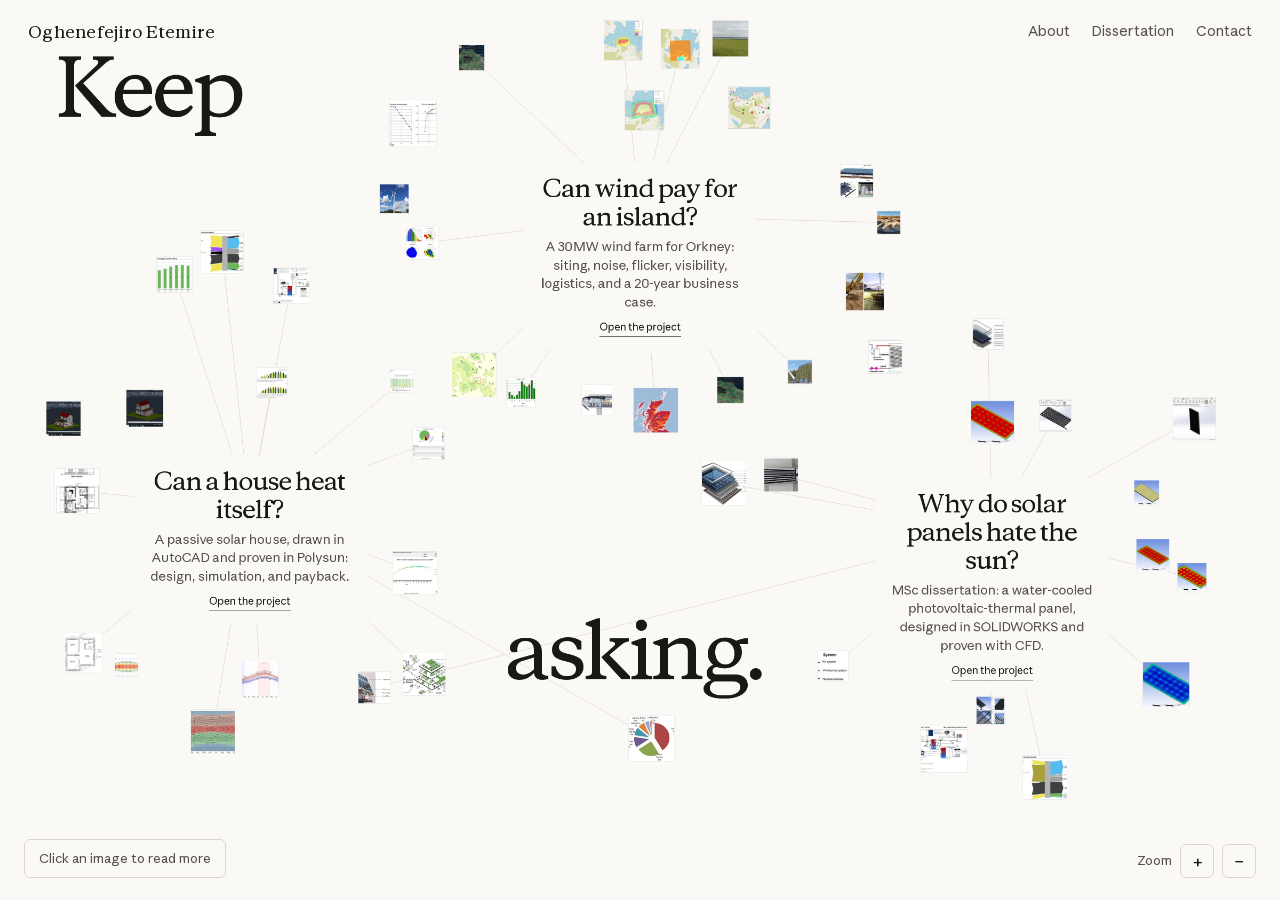
<file: index.html>
<!DOCTYPE html>
<html lang="en">
<head>
<meta charset="utf-8">
<meta name="viewport" content="width=device-width, initial-scale=1">
<title>Oghenefejiro Etemire · Renewable Energy Engineer</title>
<meta name="description" content="Every energy project starts as a question. Three questions, three answers: a passive solar house, a 30 MW wind farm, and a photovoltaic-thermal system designed, simulated, and costed end to end.">
<meta name="author" content="Oghenefejiro Jeshurun Editor Etemire">
<meta name="theme-color" content="#faf9f5">
<meta property="og:type" content="website">
<meta property="og:site_name" content="Oghenefejiro Etemire · Keep asking.">
<meta property="og:url" content="https://engineer-portfolio-gold.vercel.app/">
<meta property="og:title" content="Oghenefejiro Etemire · Renewable Energy Engineer">
<meta property="og:description" content="Every energy project starts as a question. A passive solar house, a 30 MW wind farm, and a water-cooled PVT panel: designed, simulated, and costed end to end.">
<meta property="og:image" content="https://engineer-portfolio-gold.vercel.app/assets/img/og.jpg">
<meta property="og:image:width" content="1200">
<meta property="og:image:height" content="630">
<meta property="og:image:alt" content="Portrait of Oghenefejiro Etemire beside the words Keep asking, Renewable Energy Engineer">
<meta name="twitter:card" content="summary_large_image">
<meta name="twitter:title" content="Oghenefejiro Etemire · Renewable Energy Engineer">
<meta name="twitter:description" content="Every energy project starts as a question. Solar, wind, and PVT: from sketch to bankable numbers.">
<meta name="twitter:image" content="https://engineer-portfolio-gold.vercel.app/assets/img/og.jpg">
<link rel="stylesheet" href="css/main.css">
<link rel="icon" href="assets/img/favicon.svg" type="image/svg+xml">
<link rel="icon" href="assets/img/favicon-32.png" sizes="32x32" type="image/png">
<link rel="apple-touch-icon" href="assets/img/apple-touch-icon.png">
</head>
<body class="no-js">
<script>document.body.classList.remove('no-js')</script>

<header class="top">
  <a class="brand" href="index.html"><strong>Oghenefejiro Etemire</strong></a>
  <nav>
    <a href="about.html">About</a>
    <a href="files/Etems-MSc-Dissertation-PVT-System.docx">Dissertation</a>
    <a href="mailto:etemirefejiro.je@gmail.com">Contact</a>
  </nav>
</header>

<div id="cosmos-wrap" aria-label="Map of projects. Drag to pan, scroll to zoom, click an image to open its project.">
  <div id="cosmos">
    <svg id="wires" aria-hidden="true"></svg>
    <div class="giant" style="left:120px; top:90px;">Keep</div>
    <div class="giant" style="left:1610px; top:1290px;">asking.</div>

    <div class="q-node" id="q-house" style="left:260px; top:810px;">
      <h2><a href="house.html">Can a house heat itself?</a></h2>
      <p>A passive solar house, drawn in AutoCAD and proven in Polysun: design, simulation, and payback.</p>
      <a class="go" href="house.html">Open the project</a>
    </div>

    <div class="q-node" id="q-wind" style="left:990px; top:300px;">
      <h2><a href="wind.html">Can wind pay for an island?</a></h2>
      <p>A 30&thinsp;MW wind farm for Orkney: siting, noise, flicker, visibility, logistics, and a 20-year business case.</p>
      <a class="go" href="wind.html">Open the project</a>
    </div>

    <div class="q-node" id="q-pvt" style="left:1630px; top:850px;">
      <h2><a href="pvt.html">Why do solar panels hate the sun?</a></h2>
      <p>MSc dissertation: a water-cooled photovoltaic-thermal panel, designed in SOLIDWORKS and proven with CFD.</p>
      <a class="go" href="pvt.html">Open the project</a>
    </div>
  </div>
</div>

<div class="hud hint">Click an image to read more</div>

<div id="card-backdrop"></div>
<aside id="preview-card" aria-modal="true" role="dialog" aria-label="Project preview">
  <button class="pc-close" aria-label="Close preview">&times;</button>
  <img class="pc-img" alt="">
  <p class="pc-kicker"></p>
  <h3 class="pc-title"></h3>
  <p class="pc-blurb"></p>
  <a class="pc-go" href="#">Open the project &rarr;</a>
</aside>
<div class="hud zoom">
  <span>Zoom</span>
  <button id="z-in" aria-label="Zoom in">+</button>
  <button id="z-out" aria-label="Zoom out">&minus;</button>
</div>

<main id="mobile-home">
  <p class="lede">Every energy project starts as a question.</p>

  <a class="m-q" href="house.html">
    <h2>Can a house heat itself?</h2>
    <p>Passive solar house: AutoCAD design, Polysun proof.</p>
    <div class="strip">
      <img src="assets/img/house/thumbs/image13.jpg" alt="" loading="lazy">
      <img src="assets/img/house/thumbs/image10.jpg" alt="" loading="lazy">
      <img src="assets/img/house/thumbs/image28.jpg" alt="" loading="lazy">
      <img src="assets/img/house/thumbs/image42.jpg" alt="" loading="lazy">
    </div>
  </a>

  <a class="m-q" href="wind.html">
    <h2>Can wind pay for an island?</h2>
    <p>30&thinsp;MW Orkney wind farm: WindPRO analysis to bankable case.</p>
    <div class="strip">
      <img src="assets/img/wind/thumbs/image12.jpg" alt="" loading="lazy">
      <img src="assets/img/wind/thumbs/image22.jpg" alt="" loading="lazy">
      <img src="assets/img/wind/thumbs/image42.jpg" alt="" loading="lazy">
      <img src="assets/img/wind/thumbs/image38.jpg" alt="" loading="lazy">
    </div>
  </a>

  <a class="m-q" href="pvt.html">
    <h2>Why do solar panels hate the sun?</h2>
    <p>MSc dissertation: a water-cooled PVT panel proven with CFD.</p>
    <div class="strip">
      <img src="assets/img/pvt/thumbs/image30.jpg" alt="" loading="lazy">
      <img src="assets/img/pvt/thumbs/image37.jpg" alt="" loading="lazy">
      <img src="assets/img/pvt/thumbs/image43.jpg" alt="" loading="lazy">
      <img src="assets/img/pvt/thumbs/image62.jpg" alt="" loading="lazy">
    </div>
  </a>
</main>

<script src="vendor/gsap.min.js"></script>
<script src="js/constellation.js"></script>
</body>
</html>
</file>
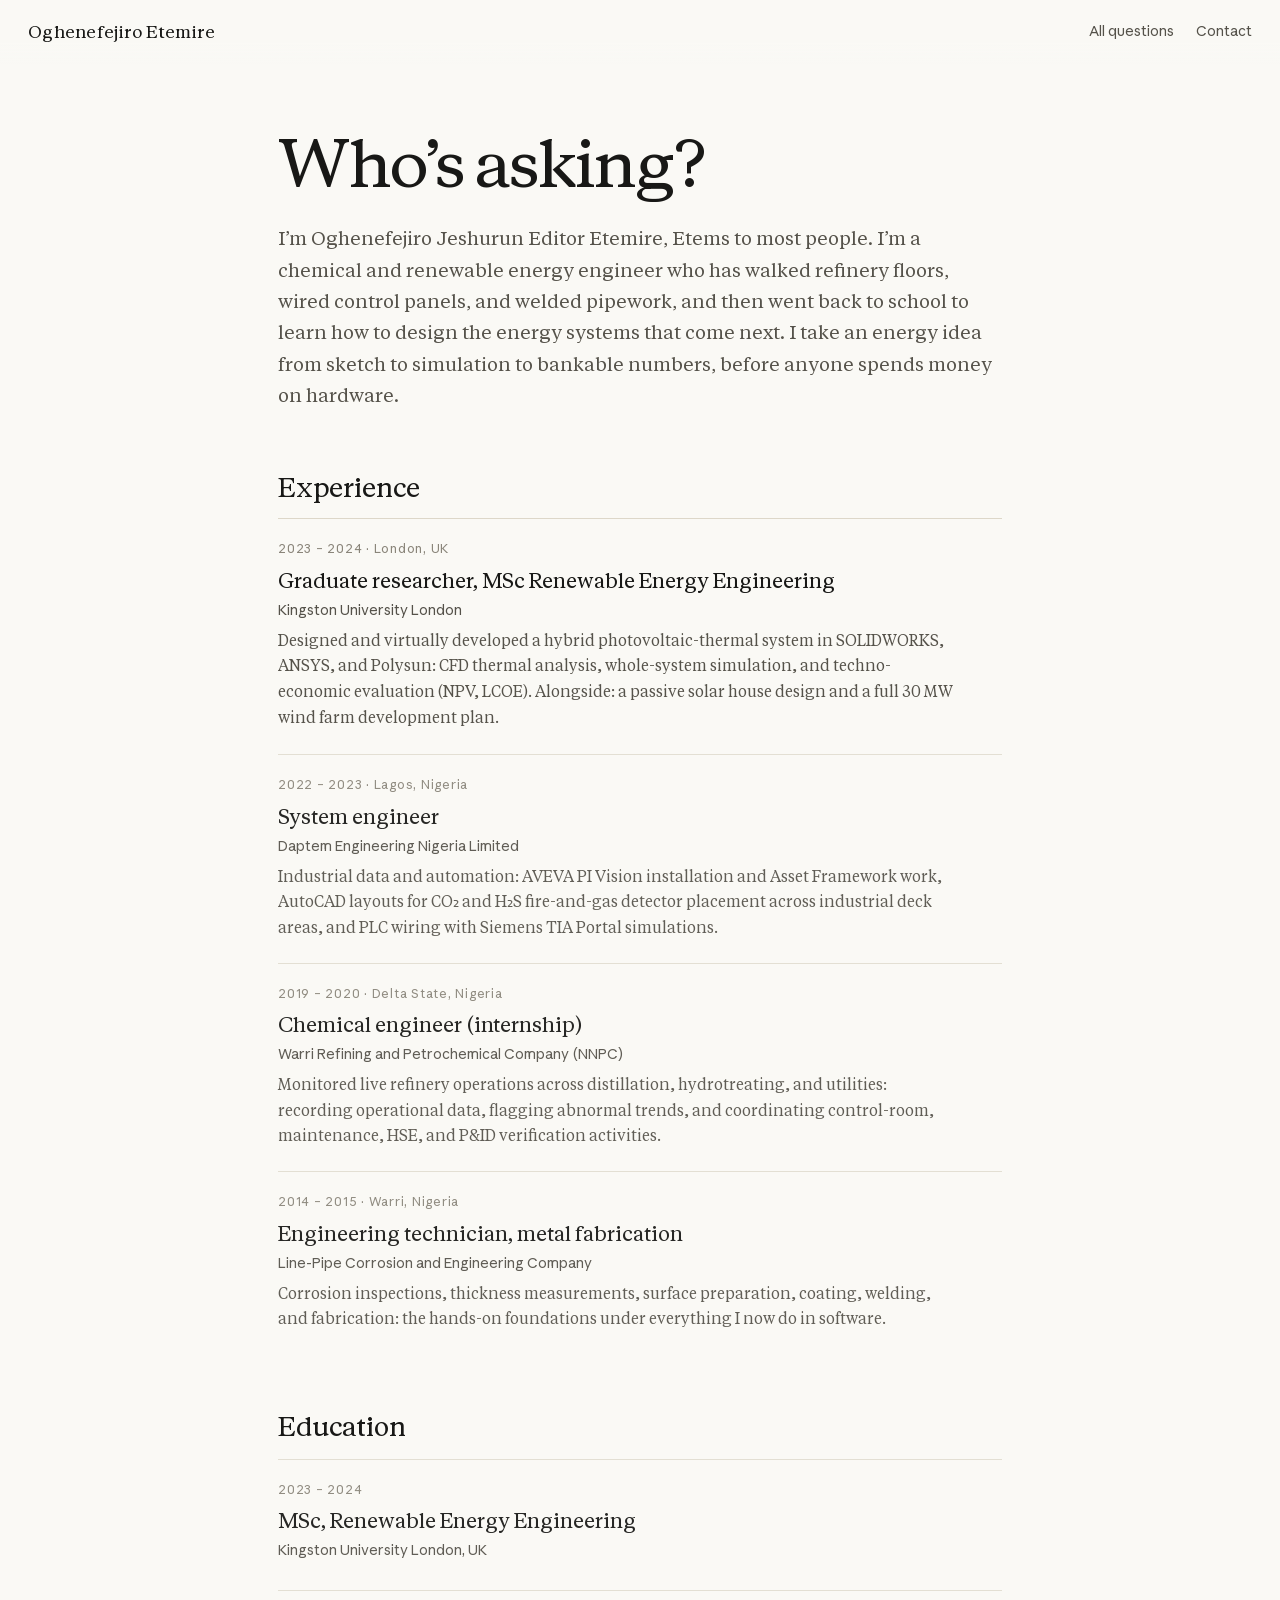
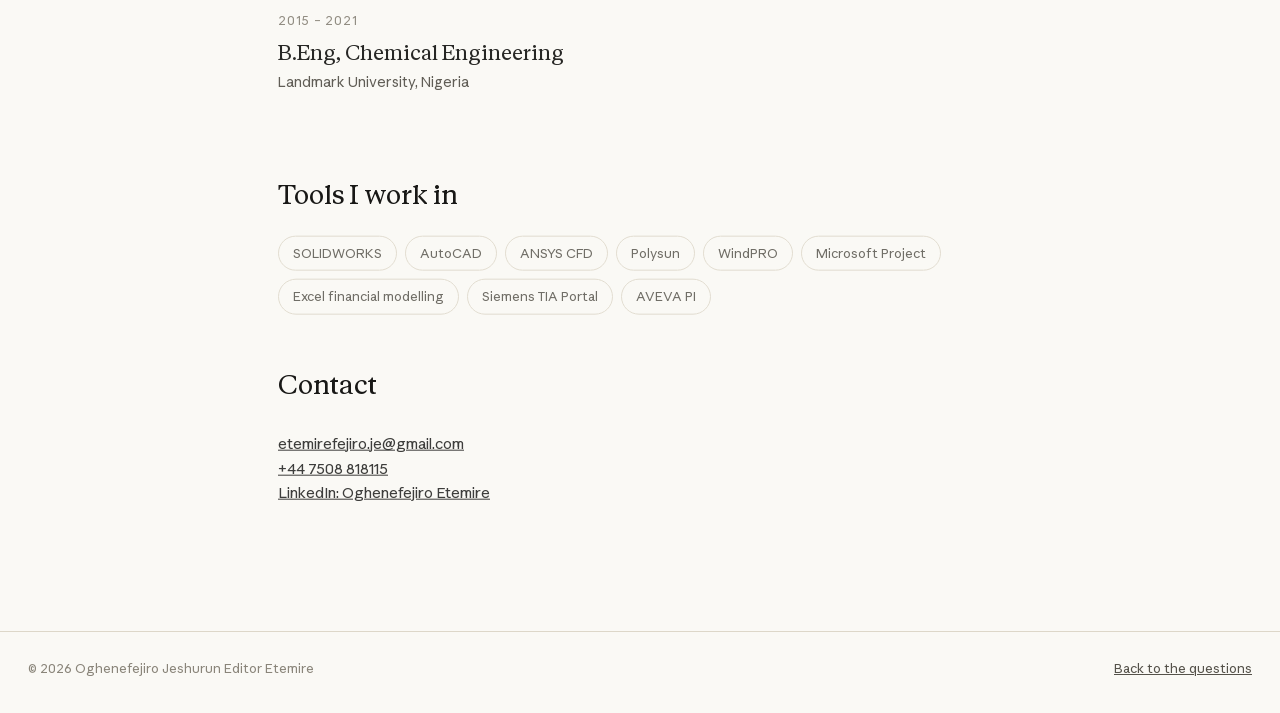
<file: about.html>
<!DOCTYPE html>
<html lang="en">
<head>
<meta charset="utf-8">
<meta name="viewport" content="width=device-width, initial-scale=1">
<title>About · Oghenefejiro Etemire</title>
<meta name="description" content="Chemical and renewable energy engineer: refinery floors, fabrication workshops, industrial automation, and an MSc in Renewable Energy Engineering.">
<meta name="author" content="Oghenefejiro Jeshurun Editor Etemire">
<meta name="theme-color" content="#faf9f5">
<meta property="og:type" content="profile">
<meta property="og:site_name" content="Oghenefejiro Etemire · Keep asking.">
<meta property="og:url" content="https://engineer-portfolio-gold.vercel.app/about.html">
<meta property="og:title" content="Who's asking? · Oghenefejiro Etemire">
<meta property="og:description" content="Chemical and renewable energy engineer: refinery floors, fabrication workshops, industrial automation, and an MSc in Renewable Energy Engineering.">
<meta property="og:image" content="https://engineer-portfolio-gold.vercel.app/assets/img/og.jpg">
<meta property="og:image:width" content="1200">
<meta property="og:image:height" content="630">
<meta name="twitter:card" content="summary_large_image">
<meta name="twitter:title" content="Who's asking? · Oghenefejiro Etemire">
<meta name="twitter:description" content="From refinery floors to renewable energy design: the engineer behind the questions.">
<meta name="twitter:image" content="https://engineer-portfolio-gold.vercel.app/assets/img/og.jpg">
<link rel="stylesheet" href="css/main.css">
<link rel="icon" href="assets/img/favicon.svg" type="image/svg+xml">
<link rel="icon" href="assets/img/favicon-32.png" sizes="32x32" type="image/png">
<link rel="apple-touch-icon" href="assets/img/apple-touch-icon.png">
</head>
<body class="no-js">
<script>document.body.classList.remove('no-js')</script>

<header class="top on-paper">
  <a class="brand" href="index.html"><strong>Oghenefejiro Etemire</strong></a>
  <nav>
    <a href="index.html">All questions</a>
    <a href="mailto:etemirefejiro.je@gmail.com">Contact</a>
  </nav>
</header>

<main class="about">
  <h1>Who&rsquo;s asking?</h1>
  <p class="lede">I&rsquo;m Oghenefejiro Jeshurun Editor Etemire, Etems to most people. I&rsquo;m a chemical and renewable energy engineer who has walked refinery floors, wired control panels, and welded pipework, and then went back to school to learn how to design the energy systems that come next. I take an energy idea from sketch to simulation to bankable numbers, before anyone spends money on hardware.</p>

  <h2>Experience</h2>

  <div class="xp will-reveal">
    <p class="when">2023 &ndash; 2024 &middot; London, UK</p>
    <h3>Graduate researcher, MSc Renewable Energy Engineering</h3>
    <p class="org">Kingston University London</p>
    <p>Designed and virtually developed a hybrid photovoltaic-thermal system in SOLIDWORKS, ANSYS, and Polysun: CFD thermal analysis, whole-system simulation, and techno-economic evaluation (NPV, LCOE). Alongside: a passive solar house design and a full 30&thinsp;MW wind farm development plan.</p>
  </div>

  <div class="xp will-reveal">
    <p class="when">2022 &ndash; 2023 &middot; Lagos, Nigeria</p>
    <h3>System engineer</h3>
    <p class="org">Daptem Engineering Nigeria Limited</p>
    <p>Industrial data and automation: AVEVA PI Vision installation and Asset Framework work, AutoCAD layouts for CO&#8322; and H&#8322;S fire-and-gas detector placement across industrial deck areas, and PLC wiring with Siemens TIA Portal simulations.</p>
  </div>

  <div class="xp will-reveal">
    <p class="when">2019 &ndash; 2020 &middot; Delta State, Nigeria</p>
    <h3>Chemical engineer (internship)</h3>
    <p class="org">Warri Refining and Petrochemical Company (NNPC)</p>
    <p>Monitored live refinery operations across distillation, hydrotreating, and utilities: recording operational data, flagging abnormal trends, and coordinating control-room, maintenance, HSE, and P&amp;ID verification activities.</p>
  </div>

  <div class="xp will-reveal">
    <p class="when">2014 &ndash; 2015 &middot; Warri, Nigeria</p>
    <h3>Engineering technician, metal fabrication</h3>
    <p class="org">Line-Pipe Corrosion and Engineering Company</p>
    <p>Corrosion inspections, thickness measurements, surface preparation, coating, welding, and fabrication: the hands-on foundations under everything I now do in software.</p>
  </div>

  <h2>Education</h2>
  <div class="xp will-reveal">
    <p class="when">2023 &ndash; 2024</p>
    <h3>MSc, Renewable Energy Engineering</h3>
    <p class="org">Kingston University London, UK</p>
  </div>
  <div class="xp will-reveal">
    <p class="when">2015 &ndash; 2021</p>
    <h3>B.Eng, Chemical Engineering</h3>
    <p class="org">Landmark University, Nigeria</p>
  </div>

  <h2>Tools I work in</h2>
  <div class="pill-row will-reveal">
    <span class="pill">SOLIDWORKS</span>
    <span class="pill">AutoCAD</span>
    <span class="pill">ANSYS CFD</span>
    <span class="pill">Polysun</span>
    <span class="pill">WindPRO</span>
    <span class="pill">Microsoft Project</span>
    <span class="pill">Excel financial modelling</span>
    <span class="pill">Siemens TIA Portal</span>
    <span class="pill">AVEVA PI</span>
  </div>

  <h2>Contact</h2>
  <div class="contact-block will-reveal">
    <p><a href="mailto:etemirefejiro.je@gmail.com">etemirefejiro.je@gmail.com</a></p>
    <p><a href="tel:+447508818115">+44 7508 818115</a></p>
    <p><a href="https://www.linkedin.com/in/oghenefejiro-etemire-bb368b223" target="_blank" rel="noopener">LinkedIn: Oghenefejiro Etemire</a></p>
  </div>
</main>

<footer class="site-foot">
  <span>&copy; 2026 Oghenefejiro Jeshurun Editor Etemire</span>
  <a href="index.html">Back to the questions</a>
</footer>

<script src="vendor/gsap.min.js"></script>
<script src="vendor/ScrollTrigger.min.js"></script>
<script src="js/case.js"></script>
</body>
</html>
</file>
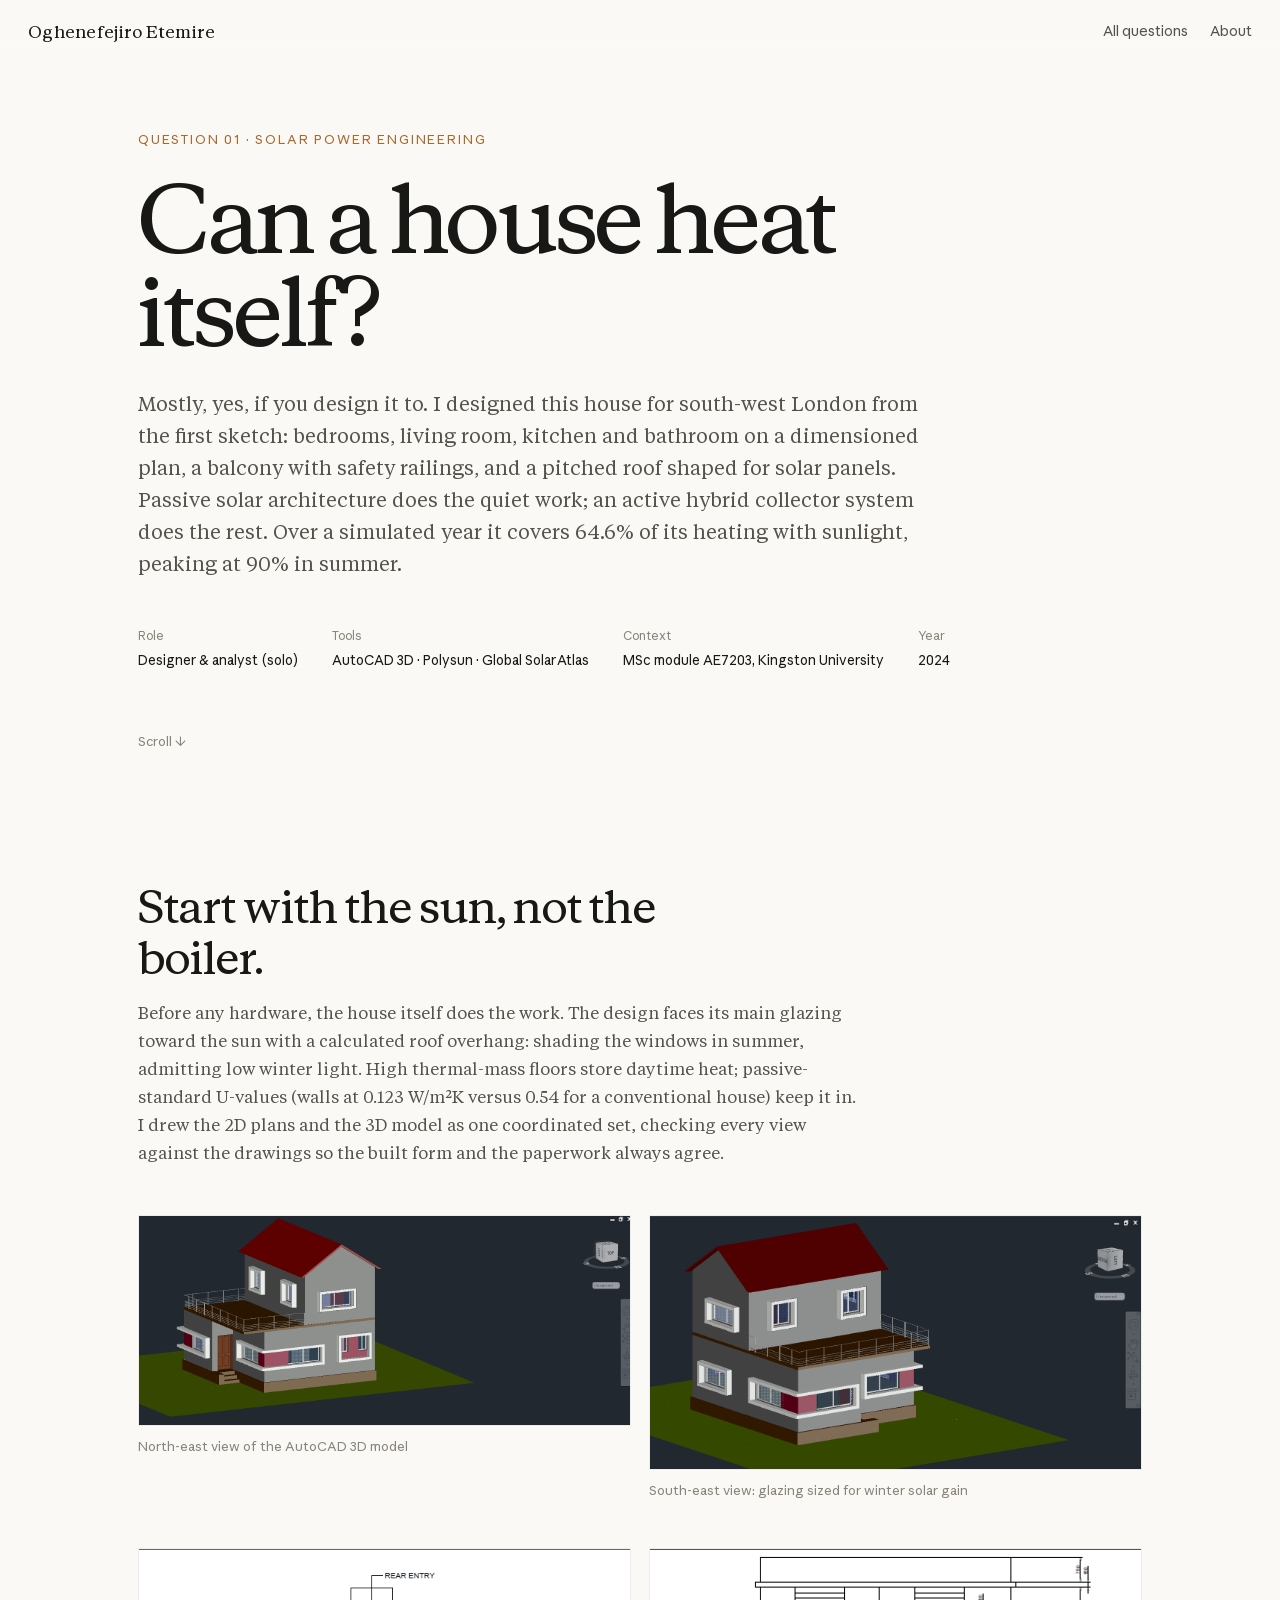
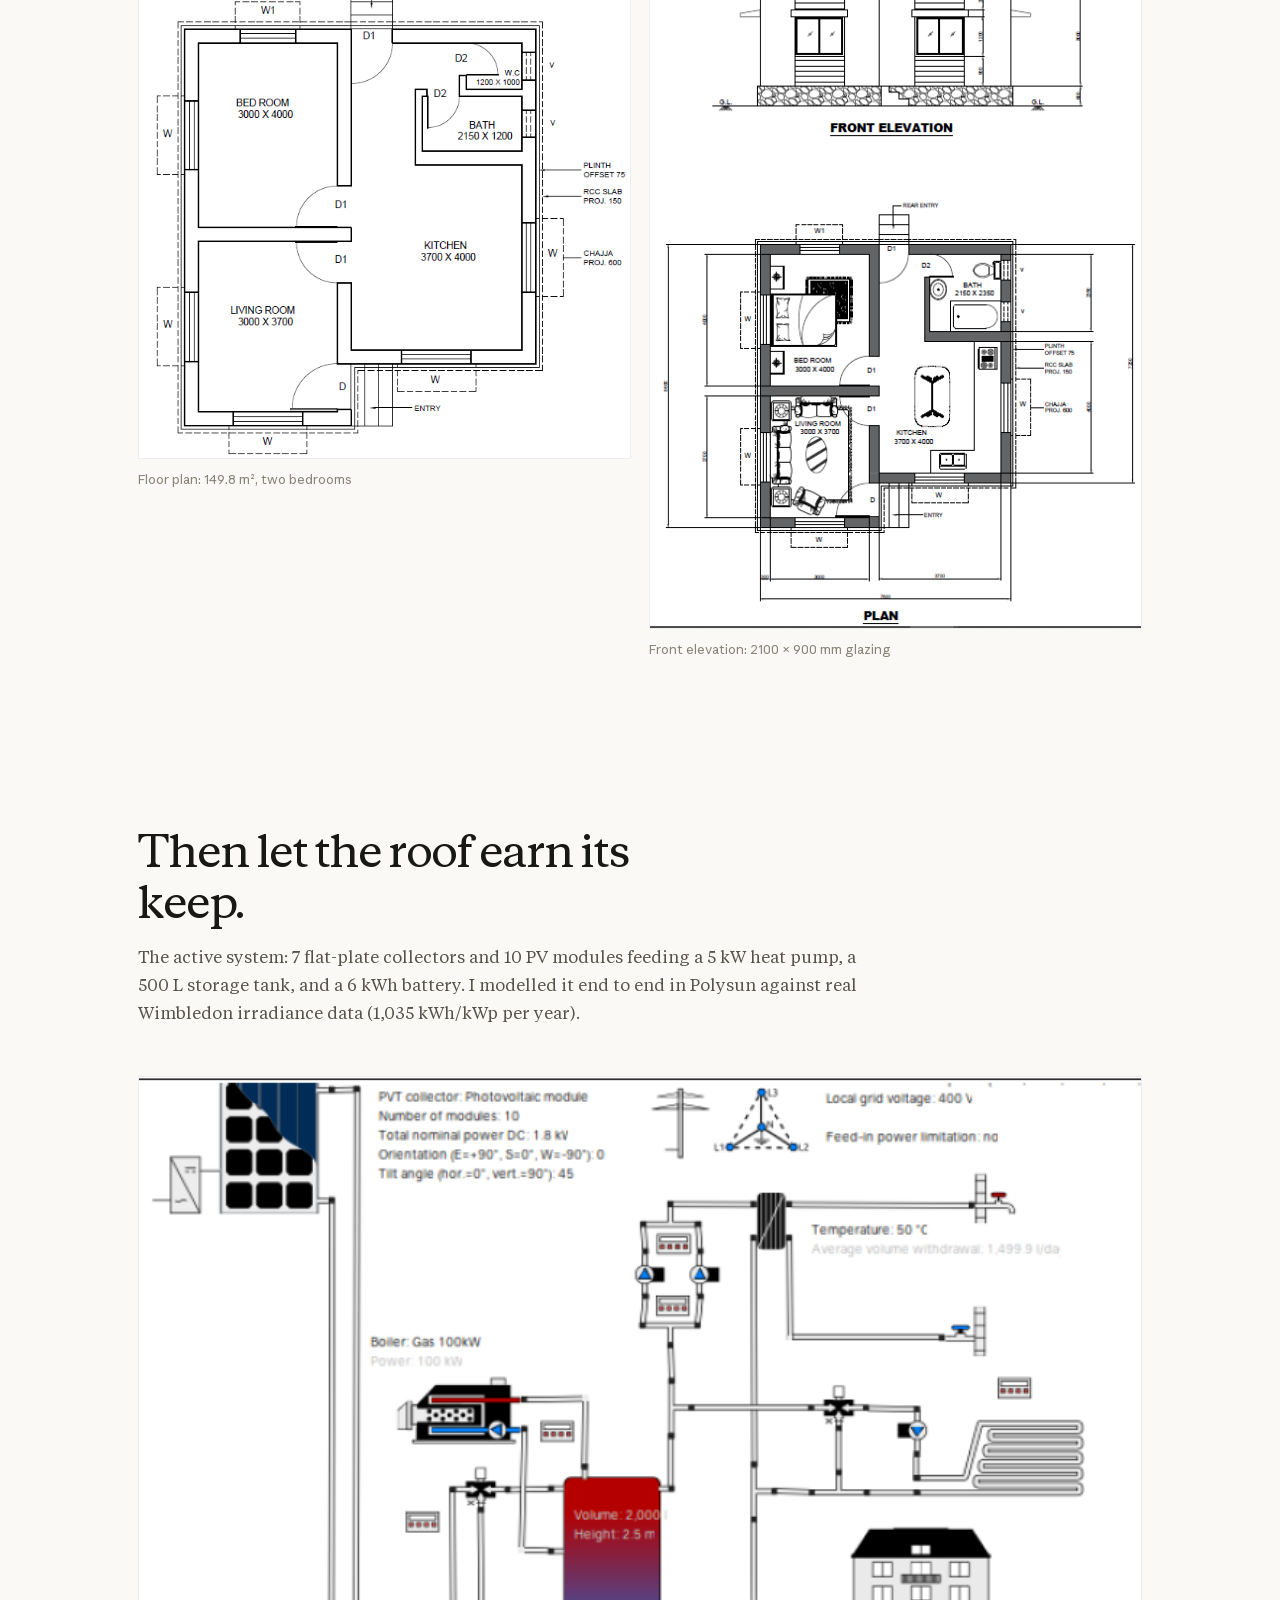
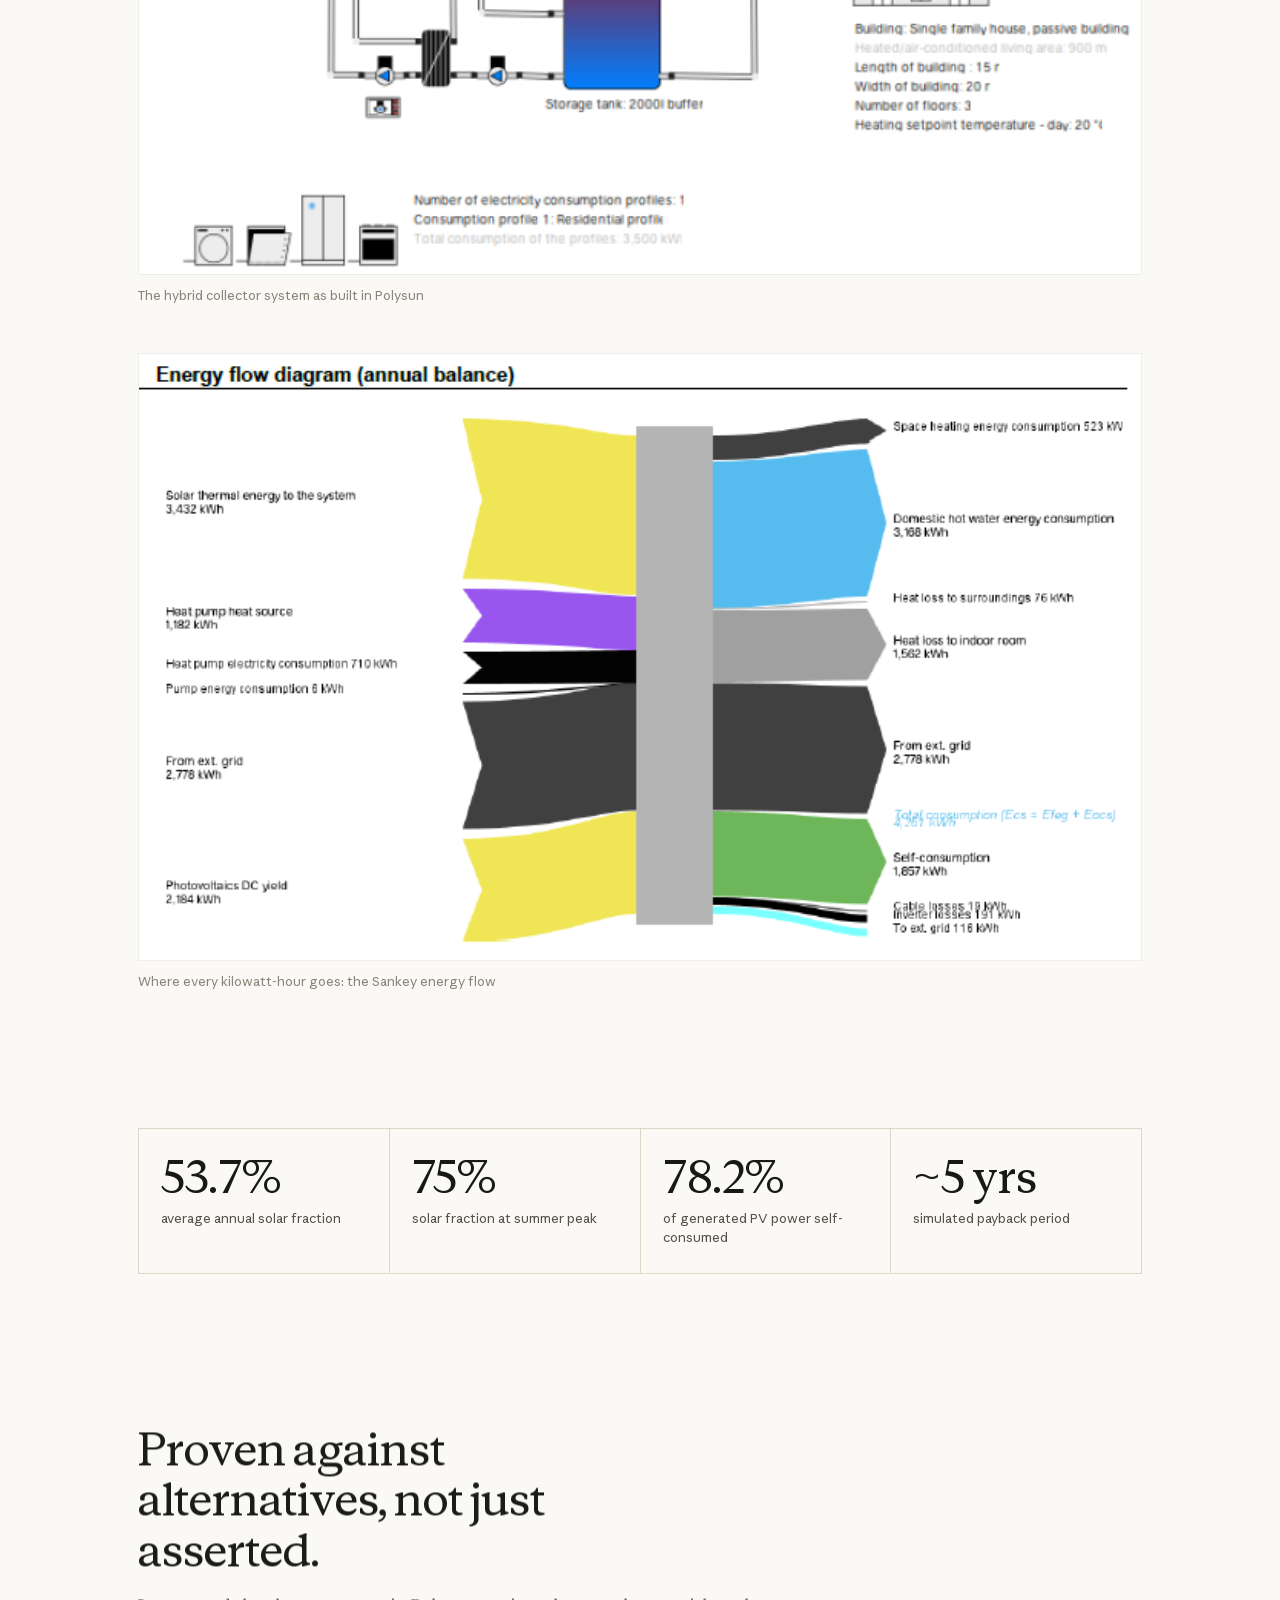
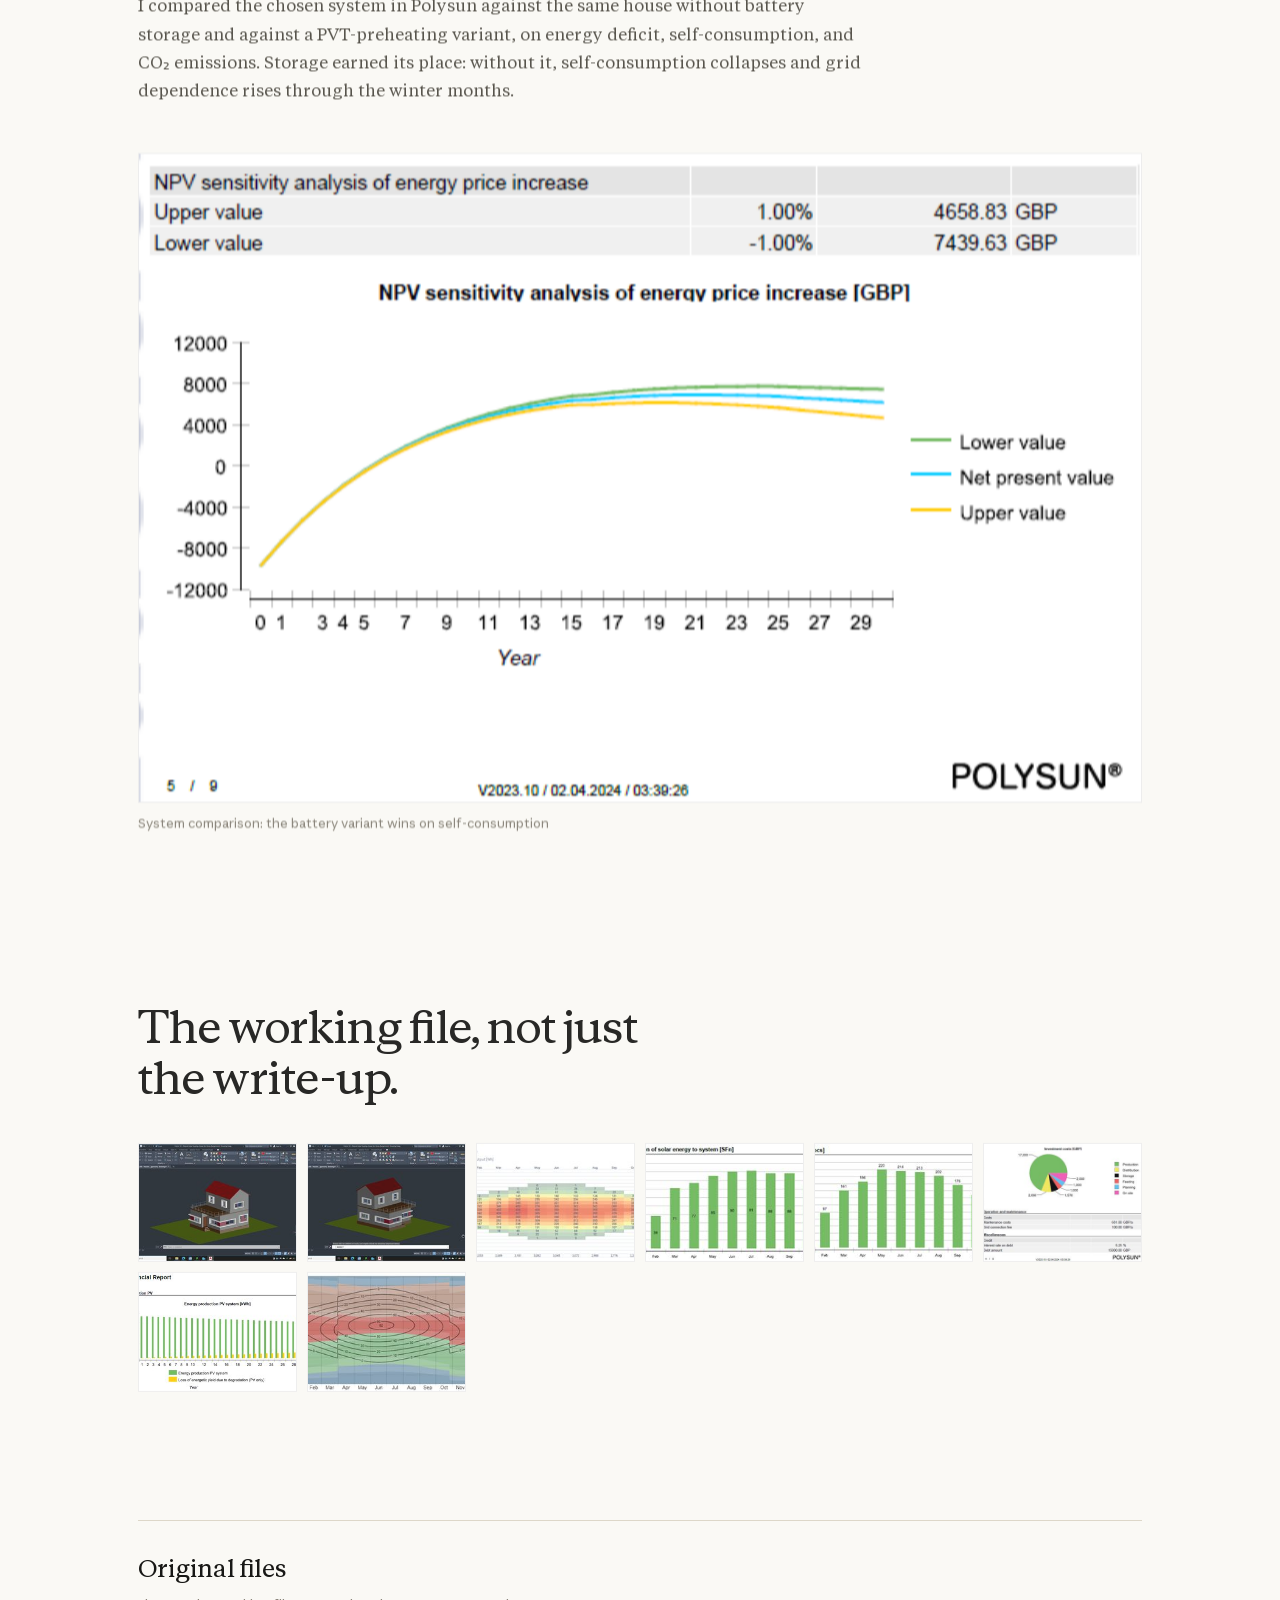
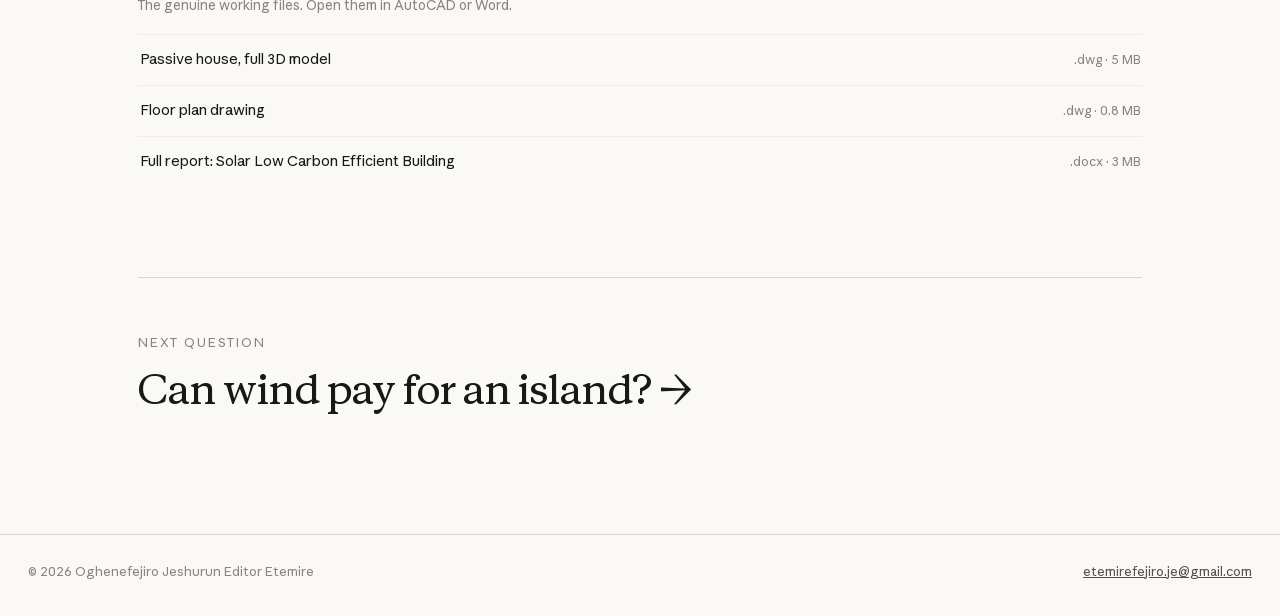
<file: house.html>
<!DOCTYPE html>
<html lang="en">
<head>
<meta charset="utf-8">
<meta name="viewport" content="width=device-width, initial-scale=1">
<title>Can a house heat itself? · Oghenefejiro Etemire</title>
<meta name="description" content="A passive solar house for London: AutoCAD design, Polysun simulation, 64.6% average solar fraction, ~5-year payback.">
<meta name="author" content="Oghenefejiro Jeshurun Editor Etemire">
<meta name="theme-color" content="#faf9f5">
<meta property="og:type" content="article">
<meta property="og:site_name" content="Oghenefejiro Etemire · Keep asking.">
<meta property="og:url" content="https://engineer-portfolio-gold.vercel.app/house.html">
<meta property="og:title" content="Can a house heat itself?">
<meta property="og:description" content="A passive solar house for London: AutoCAD design, Polysun simulation, 64.6% annual solar fraction, ~5-year payback.">
<meta property="og:image" content="https://engineer-portfolio-gold.vercel.app/assets/img/og.jpg">
<meta property="og:image:width" content="1200">
<meta property="og:image:height" content="630">
<meta name="twitter:card" content="summary_large_image">
<meta name="twitter:title" content="Can a house heat itself?">
<meta name="twitter:description" content="A passive solar house for London: AutoCAD design, Polysun simulation, 64.6% annual solar fraction.">
<meta name="twitter:image" content="https://engineer-portfolio-gold.vercel.app/assets/img/og.jpg">
<link rel="stylesheet" href="css/main.css">
<link rel="icon" href="assets/img/favicon.svg" type="image/svg+xml">
<link rel="icon" href="assets/img/favicon-32.png" sizes="32x32" type="image/png">
<link rel="apple-touch-icon" href="assets/img/apple-touch-icon.png">
<style>:root { --accent: var(--house); }</style>
</head>
<body class="no-js">
<script>document.body.classList.remove('no-js')</script>

<header class="top on-paper">
  <a class="brand" href="index.html"><strong>Oghenefejiro Etemire</strong></a>
  <nav>
    <a href="index.html">All questions</a>
    <a href="about.html">About</a>
  </nav>
</header>

<main class="case">

  <section class="case-hero">
    <p class="kicker">Question 01 &middot; Solar power engineering</p>
    <h1>Can a house heat itself?</h1>
    <p class="standfirst">Mostly, yes, if you design it to. I designed this house for south-west London from the first sketch: bedrooms, living room, kitchen and bathroom on a dimensioned plan, a balcony with safety railings, and a pitched roof shaped for solar panels. Passive solar architecture does the quiet work; an active hybrid collector system does the rest. Over a simulated year it covers 64.6% of its heating with sunlight, peaking at 90% in summer.</p>
    <div class="meta-row">
      <div><span>Role</span>Designer &amp; analyst (solo)</div>
      <div><span>Tools</span>AutoCAD 3D &middot; Polysun &middot; Global Solar Atlas</div>
      <div><span>Context</span>MSc module AE7203, Kingston University</div>
      <div><span>Year</span>2024</div>
    </div>
    <p class="scroll-cue">Scroll &darr;</p>
  </section>

  <section class="chapter will-reveal">
    <h2>Start with the sun, not the boiler.</h2>
    <p class="body">Before any hardware, the house itself does the work. The design faces its main glazing toward the sun with a calculated roof overhang: shading the windows in summer, admitting low winter light. High thermal-mass floors store daytime heat; passive-standard U-values (walls at 0.123 W/m&sup2;K versus 0.54 for a conventional house) keep it in. I drew the 2D plans and the 3D model as one coordinated set, checking every view against the drawings so the built form and the paperwork always agree.</p>
    <div class="fig-pair">
      <figure class="will-reveal"><img src="assets/img/house/full/render_ne.png" alt="North-east 3D render of the passive house" loading="lazy"><figcaption>North-east view of the AutoCAD 3D model</figcaption></figure>
      <figure class="will-reveal"><img src="assets/img/house/full/render_se.png" alt="South-east 3D render of the passive house" loading="lazy"><figcaption>South-east view: glazing sized for winter solar gain</figcaption></figure>
    </div>
    <div class="fig-pair">
      <figure class="will-reveal"><img src="assets/img/house/full/image11.png" alt="Floor plan drawing" loading="lazy"><figcaption>Floor plan: 149.8 m&sup2;, two bedrooms</figcaption></figure>
      <figure class="will-reveal"><img src="assets/img/house/full/image12.png" alt="Front elevation drawing" loading="lazy"><figcaption>Front elevation: 2100 &times; 900 mm glazing</figcaption></figure>
    </div>
  </section>

  <section class="chapter will-reveal">
    <h2>Then let the roof earn its keep.</h2>
    <p class="body">The active system: 7 flat-plate collectors and 10 PV modules feeding a 5 kW heat pump, a 500 L storage tank, and a 6 kWh battery. I modelled it end to end in Polysun against real Wimbledon irradiance data (1,035 kWh/kWp per year).</p>
    <figure class="figure will-reveal"><img src="assets/img/house/full/image29.png" alt="Polysun system schematic of the hybrid collector system" loading="lazy"><figcaption>The hybrid collector system as built in Polysun</figcaption></figure>
    <figure class="figure will-reveal"><img src="assets/img/house/full/image28.png" alt="Sankey energy flow diagram" loading="lazy"><figcaption>Where every kilowatt-hour goes: the Sankey energy flow</figcaption></figure>
  </section>

  <section class="stats will-reveal">
    <div class="stat"><b data-count="64.6" data-suffix="%">64.6%</b><span>average annual solar fraction</span></div>
    <div class="stat"><b data-count="90" data-suffix="%">90%</b><span>solar fraction at summer peak</span></div>
    <div class="stat"><b data-count="94.1" data-suffix="%">94.1%</b><span>of generated PV power self-consumed</span></div>
    <div class="stat"><b>~5 yrs</b><span>simulated payback period</span></div>
  </section>

  <section class="chapter will-reveal">
    <h2>Proven against alternatives, not just asserted.</h2>
    <p class="body">I compared the chosen system in Polysun against the same house without battery storage and against a PVT-preheating variant, on energy deficit, self-consumption, and CO&#8322; emissions. Storage earned its place: without it, self-consumption collapses and grid dependence rises through the winter months.</p>
    <figure class="figure will-reveal"><img src="assets/img/house/full/image42.png" alt="System comparison charts" loading="lazy"><figcaption>System comparison: the battery variant wins on self-consumption</figcaption></figure>
  </section>

  <section class="chapter will-reveal">
    <h2>The working file, not just the write-up.</h2>
    <div class="gallery">
      <a href="assets/img/house/full/image13.png" target="_blank" rel="noopener"><img src="assets/img/house/thumbs/image13.jpg" alt="AutoCAD 3D modelling viewport" loading="lazy"></a>
      <a href="assets/img/house/full/image14.png" target="_blank" rel="noopener"><img src="assets/img/house/thumbs/image14.jpg" alt="AutoCAD 3D model rear view" loading="lazy"></a>
      <a href="assets/img/house/full/image10.png" target="_blank" rel="noopener"><img src="assets/img/house/thumbs/image10.jpg" alt="Irradiance heat map" loading="lazy"></a>
      <a href="assets/img/house/full/image22.png" target="_blank" rel="noopener"><img src="assets/img/house/thumbs/image22.jpg" alt="Monthly solar fraction chart" loading="lazy"></a>
      <a href="assets/img/house/full/image26.png" target="_blank" rel="noopener"><img src="assets/img/house/thumbs/image26.jpg" alt="Monthly consumption chart" loading="lazy"></a>
      <a href="assets/img/house/full/image38.png" target="_blank" rel="noopener"><img src="assets/img/house/thumbs/image38.jpg" alt="Financial report pie chart" loading="lazy"></a>
      <a href="assets/img/house/full/image40.png" target="_blank" rel="noopener"><img src="assets/img/house/thumbs/image40.jpg" alt="Financial projection chart" loading="lazy"></a>
      <a href="assets/img/house/full/image7.png" target="_blank" rel="noopener"><img src="assets/img/house/thumbs/image7.jpg" alt="Solar elevation and azimuth chart" loading="lazy"></a>
    </div>
  </section>

  <section class="downloads">
    <h3>Original files</h3>
    <p class="sub">The genuine working files. Open them in AutoCAD or Word.</p>
    <a class="dl-row" href="files/Etems-Passive-House-3D-Model.dwg" download><span>Passive house, full 3D model</span><span class="kind">.dwg &middot; 5 MB</span></a>
    <a class="dl-row" href="files/Etems-Passive-House-Floor-Plan.dwg" download><span>Floor plan drawing</span><span class="kind">.dwg &middot; 0.8 MB</span></a>
    <a class="dl-row" href="files/Etems-Passive-Solar-House-Report.docx" download><span>Full report: Solar Low Carbon Efficient Building</span><span class="kind">.docx &middot; 3 MB</span></a>
  </section>

  <section class="next-q">
    <p class="lbl">Next question</p>
    <a href="wind.html">Can wind pay for an island? &rarr;</a>
  </section>

</main>

<footer class="site-foot">
  <span>&copy; 2026 Oghenefejiro Jeshurun Editor Etemire</span>
  <a href="mailto:etemirefejiro.je@gmail.com">etemirefejiro.je@gmail.com</a>
</footer>

<script src="vendor/gsap.min.js"></script>
<script src="vendor/ScrollTrigger.min.js"></script>
<script src="js/case.js"></script>
</body>
</html>
</file>
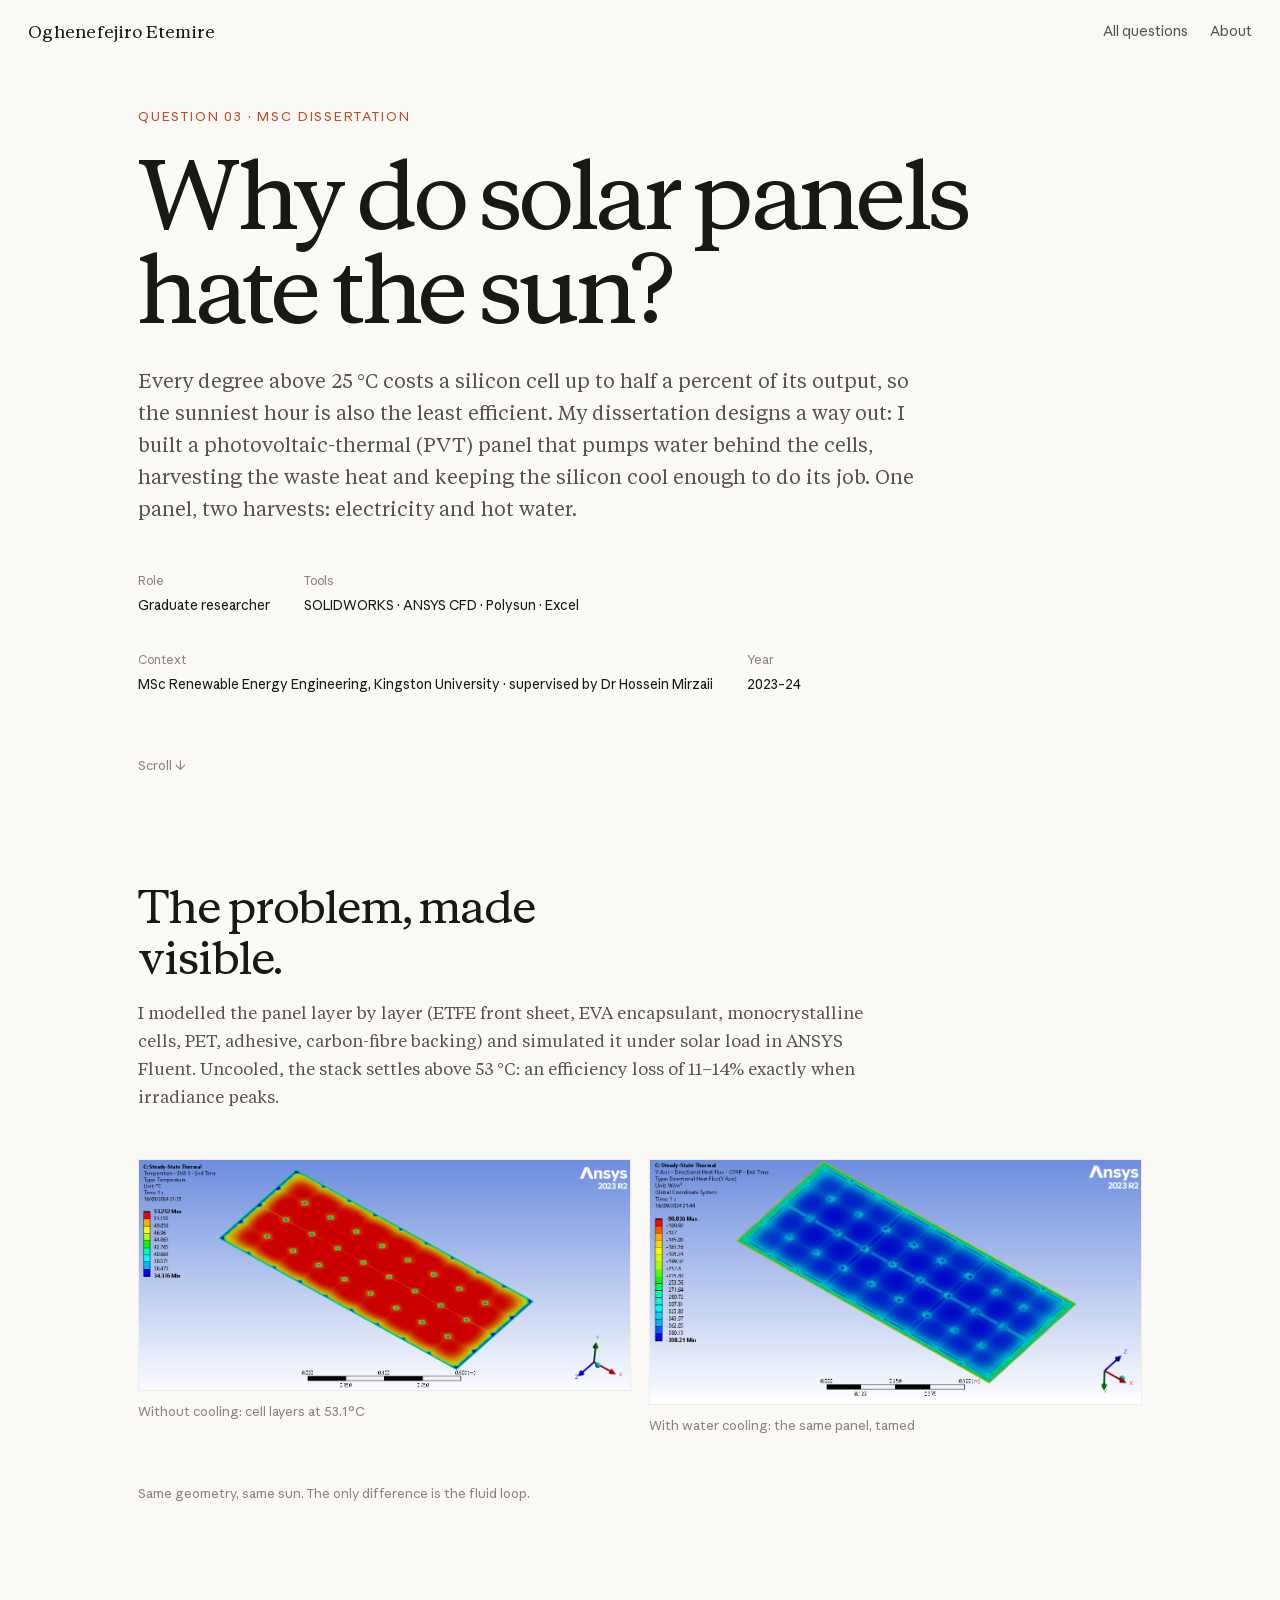
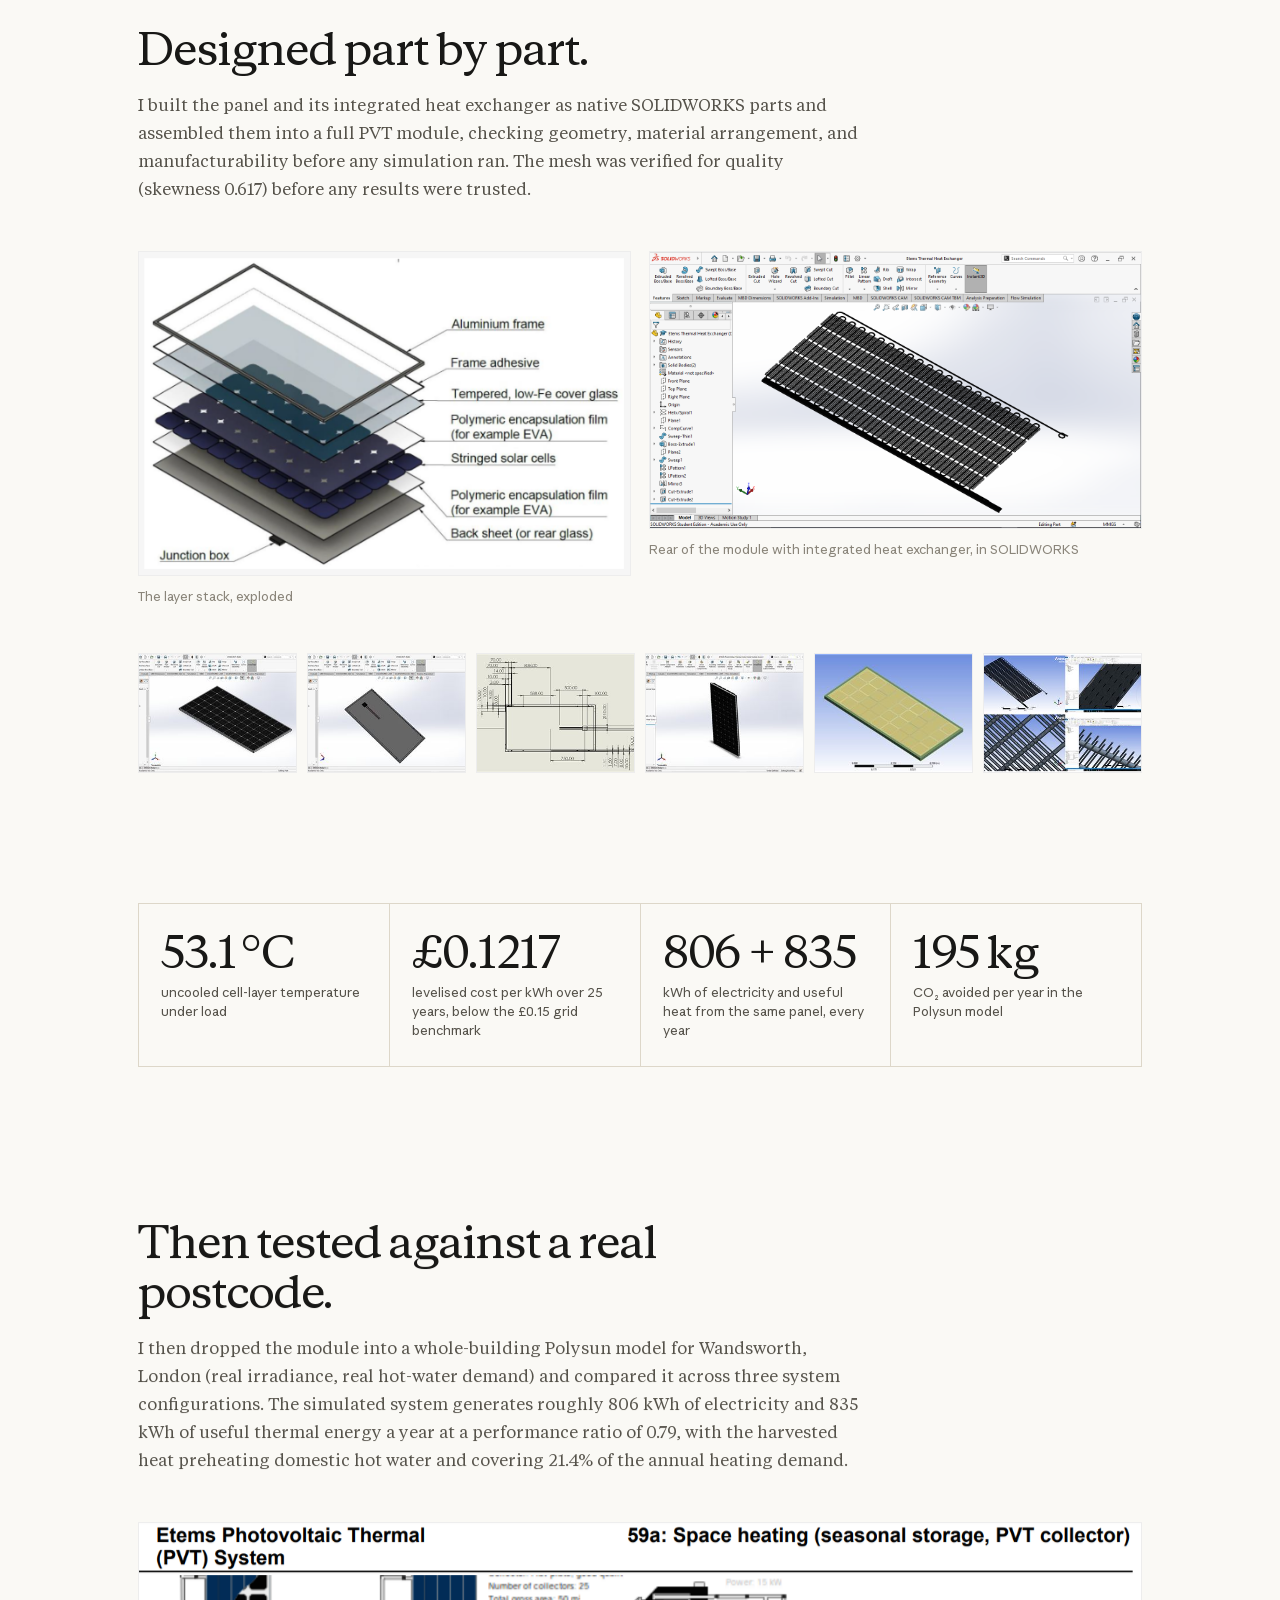
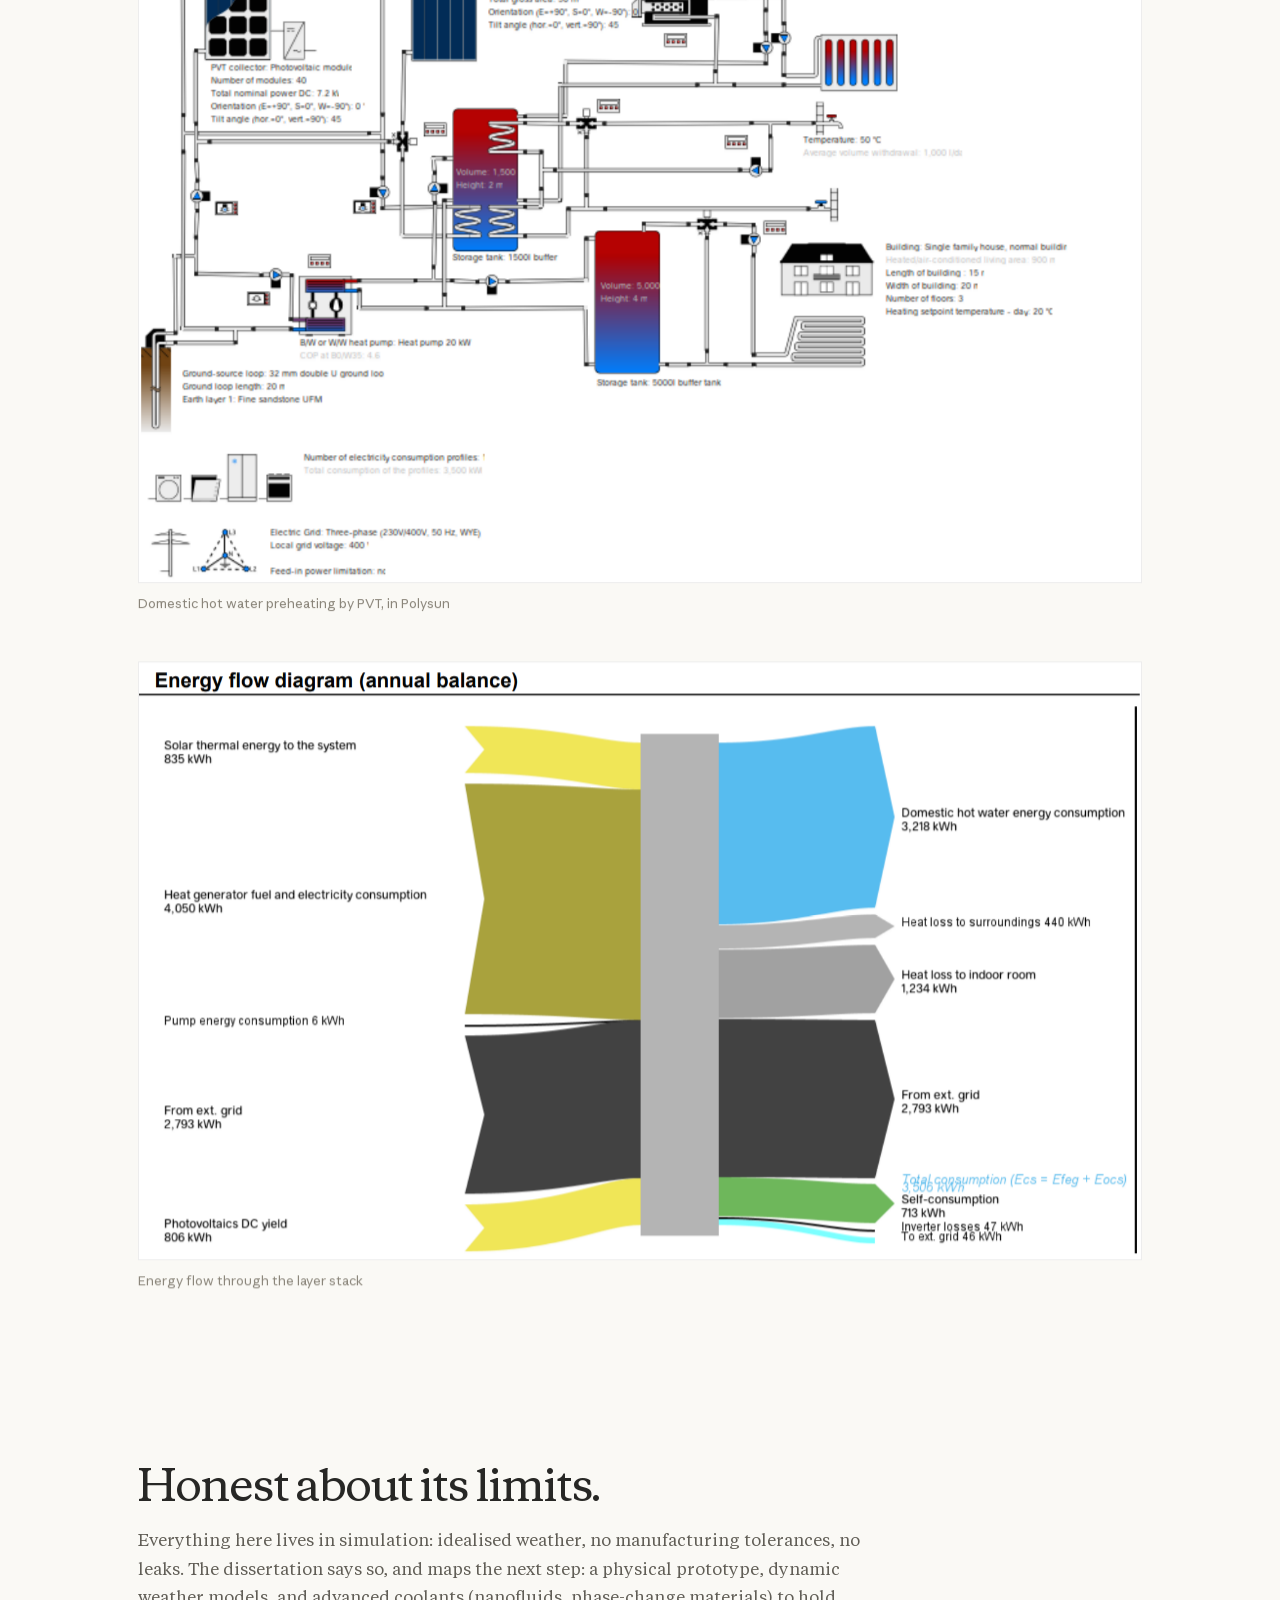
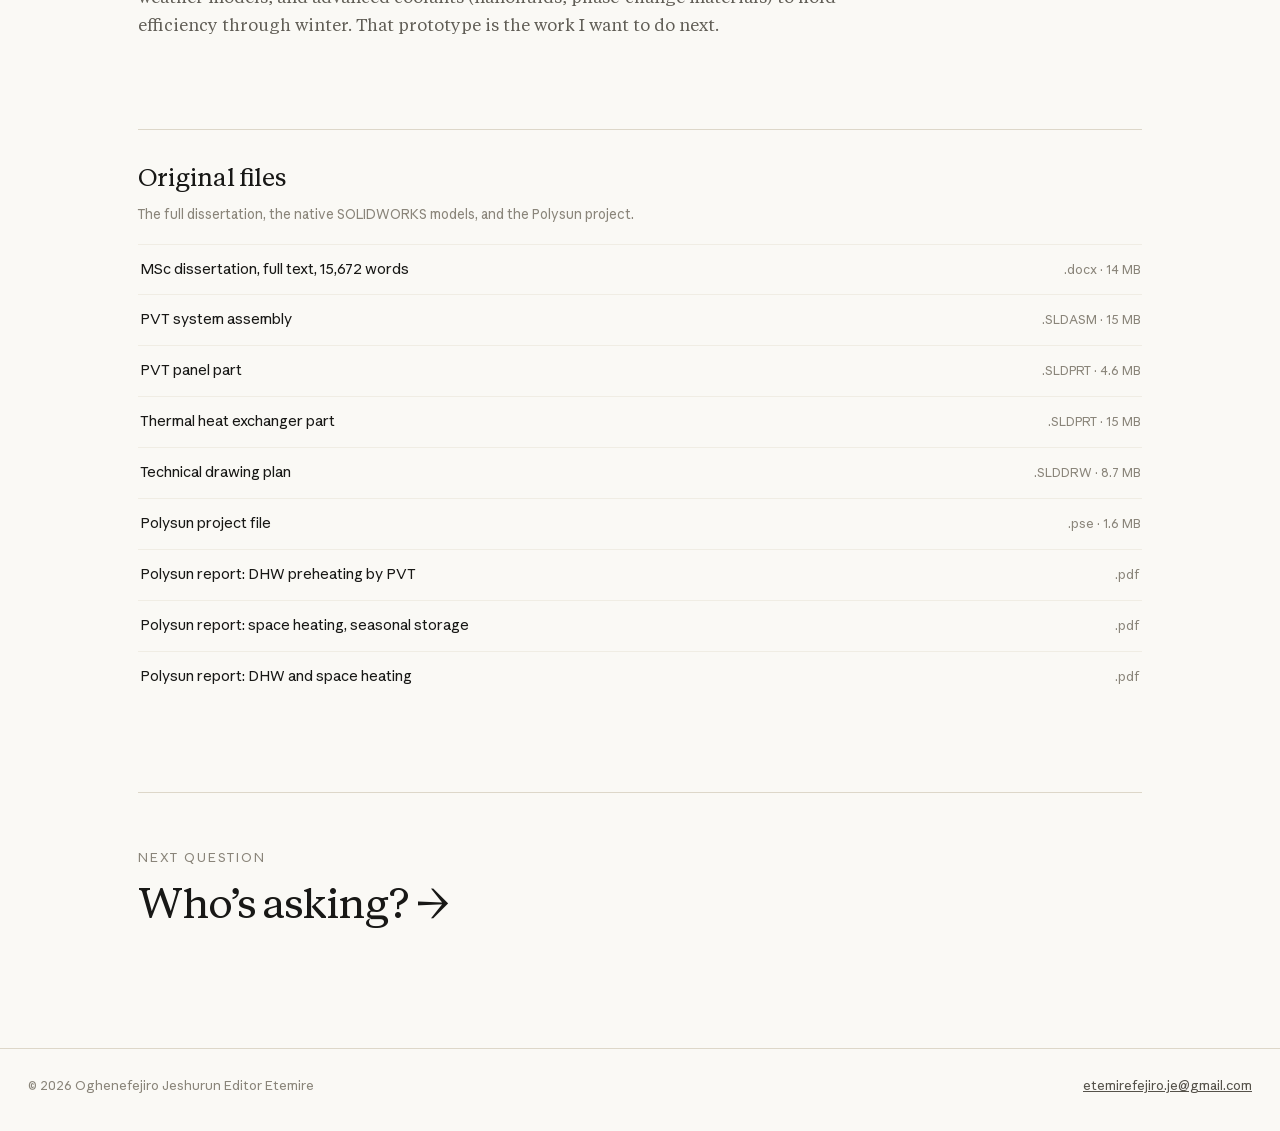
<file: pvt.html>
<!DOCTYPE html>
<html lang="en">
<head>
<meta charset="utf-8">
<meta name="viewport" content="width=device-width, initial-scale=1">
<title>Why do solar panels hate the sun? · Oghenefejiro Etemire</title>
<meta name="description" content="MSc dissertation: a water-cooled photovoltaic-thermal (PVT) panel designed in SOLIDWORKS, proven with ANSYS CFD and Polysun, costed at £0.1217/kWh, below UK grid price.">
<meta name="author" content="Oghenefejiro Jeshurun Editor Etemire">
<meta name="theme-color" content="#faf9f5">
<meta property="og:type" content="article">
<meta property="og:site_name" content="Oghenefejiro Etemire · Keep asking.">
<meta property="og:url" content="https://engineer-portfolio-gold.vercel.app/pvt.html">
<meta property="og:title" content="Why do solar panels hate the sun?">
<meta property="og:description" content="MSc dissertation: a water-cooled PVT panel designed in SOLIDWORKS, proven with ANSYS CFD and Polysun, costed at £0.1217/kWh, below UK grid price.">
<meta property="og:image" content="https://engineer-portfolio-gold.vercel.app/assets/img/og.jpg">
<meta property="og:image:width" content="1200">
<meta property="og:image:height" content="630">
<meta name="twitter:card" content="summary_large_image">
<meta name="twitter:title" content="Why do solar panels hate the sun?">
<meta name="twitter:description" content="A water-cooled PVT panel designed in SOLIDWORKS and proven with CFD: heat and electricity from the same square metre.">
<meta name="twitter:image" content="https://engineer-portfolio-gold.vercel.app/assets/img/og.jpg">
<link rel="stylesheet" href="css/main.css">
<link rel="icon" href="assets/img/favicon.svg" type="image/svg+xml">
<link rel="icon" href="assets/img/favicon-32.png" sizes="32x32" type="image/png">
<link rel="apple-touch-icon" href="assets/img/apple-touch-icon.png">
<style>:root { --accent: var(--pvt); }</style>
</head>
<body class="no-js">
<script>document.body.classList.remove('no-js')</script>

<header class="top on-paper">
  <a class="brand" href="index.html"><strong>Oghenefejiro Etemire</strong></a>
  <nav>
    <a href="index.html">All questions</a>
    <a href="about.html">About</a>
  </nav>
</header>

<main class="case">

  <section class="case-hero">
    <p class="kicker">Question 03 &middot; MSc dissertation</p>
    <h1>Why do solar panels hate the sun?</h1>
    <p class="standfirst">Every degree above 25&thinsp;&deg;C costs a silicon cell up to half a percent of its output, so the sunniest hour is also the least efficient. My dissertation designs a way out: I built a photovoltaic-thermal (PVT) panel that pumps water behind the cells, harvesting the waste heat and keeping the silicon cool enough to do its job. One panel, two harvests: electricity and hot water.</p>
    <div class="meta-row">
      <div><span>Role</span>Graduate researcher</div>
      <div><span>Tools</span>SOLIDWORKS &middot; ANSYS CFD &middot; Polysun &middot; Excel</div>
      <div><span>Context</span>MSc Renewable Energy Engineering, Kingston University &middot; supervised by Dr Hossein Mirzaii</div>
      <div><span>Year</span>2023&ndash;24</div>
    </div>
    <p class="scroll-cue">Scroll &darr;</p>
  </section>

  <section class="chapter will-reveal">
    <h2>The problem, made visible.</h2>
    <p class="body">I modelled the panel layer by layer (ETFE front sheet, EVA encapsulant, monocrystalline cells, PET, adhesive, carbon-fibre backing) and simulated it under solar load in ANSYS Fluent. Uncooled, the stack settles above 53&thinsp;&deg;C: an efficiency loss of 11&ndash;14% exactly when irradiance peaks.</p>
    <div class="fig-pair">
      <figure class="will-reveal"><img src="assets/img/pvt/full/image37.png" alt="ANSYS thermal simulation showing the panel glowing red at high temperature" loading="lazy"><figcaption>Without cooling: cell layers at 53.1&thinsp;&deg;C</figcaption></figure>
      <figure class="will-reveal"><img src="assets/img/pvt/full/image43.png" alt="ANSYS thermal simulation showing the panel cooled to blue temperatures" loading="lazy"><figcaption>With water cooling: the same panel, tamed</figcaption></figure>
    </div>
    <p class="note">Same geometry, same sun. The only difference is the fluid loop.</p>
  </section>

  <section class="chapter will-reveal">
    <h2>Designed part by part.</h2>
    <p class="body">I built the panel and its integrated heat exchanger as native SOLIDWORKS parts and assembled them into a full PVT module, checking geometry, material arrangement, and manufacturability before any simulation ran. The mesh was verified for quality (skewness 0.617) before any results were trusted.</p>
    <div class="fig-pair">
      <figure class="will-reveal"><img src="assets/img/pvt/full/image25.png" alt="Exploded diagram of PVT panel layers" loading="lazy"><figcaption>The layer stack, exploded</figcaption></figure>
      <figure class="will-reveal"><img src="assets/img/pvt/full/image30.png" alt="SOLIDWORKS model of the panel rear with heat exchanger" loading="lazy"><figcaption>Rear of the module with integrated heat exchanger, in SOLIDWORKS</figcaption></figure>
    </div>
    <div class="gallery">
      <a href="assets/img/pvt/full/image26.png" target="_blank" rel="noopener"><img src="assets/img/pvt/thumbs/image26.jpg" alt="SOLIDWORKS front face model" loading="lazy"></a>
      <a href="assets/img/pvt/full/image28.png" target="_blank" rel="noopener"><img src="assets/img/pvt/thumbs/image28.jpg" alt="SOLIDWORKS part" loading="lazy"></a>
      <a href="assets/img/pvt/full/image29.png" target="_blank" rel="noopener"><img src="assets/img/pvt/thumbs/image29.jpg" alt="Technical drawing with dimensions" loading="lazy"></a>
      <a href="assets/img/pvt/full/image32.png" target="_blank" rel="noopener"><img src="assets/img/pvt/thumbs/image32.jpg" alt="Panel model view" loading="lazy"></a>
      <a href="assets/img/pvt/full/image33.png" target="_blank" rel="noopener"><img src="assets/img/pvt/thumbs/image33.jpg" alt="ANSYS geometry" loading="lazy"></a>
      <a href="assets/img/pvt/full/image44.png" target="_blank" rel="noopener"><img src="assets/img/pvt/thumbs/image44.jpg" alt="Heat exchanger mesh" loading="lazy"></a>
    </div>
  </section>

  <section class="stats will-reveal">
    <div class="stat"><b>53.1&thinsp;&deg;C</b><span>uncooled cell-layer temperature under load</span></div>
    <div class="stat"><b>&pound;0.1217</b><span>levelised cost per kWh over 25 years, below the &pound;0.15 grid benchmark</span></div>
    <div class="stat"><b>806 + 835</b><span>kWh of electricity and useful heat from the same panel, every year</span></div>
    <div class="stat"><b data-count="215" data-suffix=" kg">215 kg</b><span>CO&#8322; avoided per year in the Polysun model</span></div>
  </section>

  <section class="chapter will-reveal">
    <h2>Then tested against a real postcode.</h2>
    <p class="body">I then dropped the module into a whole-building Polysun model for Wandsworth, London (real irradiance, real hot-water demand) and compared it across three system configurations. The simulated system generates roughly 806 kWh of electricity and 835 kWh of useful thermal energy a year at a performance ratio of 0.79, with the harvested heat preheating domestic hot water and covering 21.4% of the annual heating demand.</p>
    <figure class="figure will-reveal"><img src="assets/img/pvt/full/image62.png" alt="Polysun system schematic for domestic hot water preheating by PVT" loading="lazy"><figcaption>Domestic hot water preheating by PVT, in Polysun</figcaption></figure>
    <figure class="figure will-reveal"><img src="assets/img/pvt/full/image61.png" alt="Energy flow diagram of the PVT system" loading="lazy"><figcaption>Energy flow through the layer stack</figcaption></figure>
  </section>

  <section class="chapter will-reveal">
    <h2>Honest about its limits.</h2>
    <p class="body">Everything here lives in simulation: idealised weather, no manufacturing tolerances, no leaks. The dissertation says so, and maps the next step: a physical prototype, dynamic weather models, and advanced coolants (nanofluids, phase-change materials) to hold efficiency through winter. That prototype is the work I want to do next.</p>
  </section>

  <section class="downloads">
    <h3>Original files</h3>
    <p class="sub">The full dissertation, the native SOLIDWORKS models, and the Polysun project.</p>
    <a class="dl-row" href="files/Etems-MSc-Dissertation-PVT-System.docx" download><span>MSc dissertation, full text, 15,672 words</span><span class="kind">.docx &middot; 14 MB</span></a>
    <a class="dl-row" href="files/Etems-PVT-Assembly.SLDASM" download><span>PVT system assembly</span><span class="kind">.SLDASM &middot; 15 MB</span></a>
    <a class="dl-row" href="files/Etems-PVT-Panel.SLDPRT" download><span>PVT panel part</span><span class="kind">.SLDPRT &middot; 4.6 MB</span></a>
    <a class="dl-row" href="files/Etems-Heat-Exchanger.SLDPRT" download><span>Thermal heat exchanger part</span><span class="kind">.SLDPRT &middot; 15 MB</span></a>
    <a class="dl-row" href="files/Etems-PVT-Technical-Drawing.SLDDRW" download><span>Technical drawing plan</span><span class="kind">.SLDDRW &middot; 8.7 MB</span></a>
    <a class="dl-row" href="files/Etems-PVT-System.pse" download><span>Polysun project file</span><span class="kind">.pse &middot; 1.6 MB</span></a>
    <a class="dl-row" href="files/Polysun-DHW-Preheating-by-PVT.pdf" target="_blank"><span>Polysun report: DHW preheating by PVT</span><span class="kind">.pdf</span></a>
    <a class="dl-row" href="files/Polysun-Space-Heating-Seasonal-Storage.pdf" target="_blank"><span>Polysun report: space heating, seasonal storage</span><span class="kind">.pdf</span></a>
    <a class="dl-row" href="files/Polysun-DHW-and-Space-Heating.pdf" target="_blank"><span>Polysun report: DHW and space heating</span><span class="kind">.pdf</span></a>
  </section>

  <section class="next-q">
    <p class="lbl">Next question</p>
    <a href="about.html">Who&rsquo;s asking? &rarr;</a>
  </section>

</main>

<footer class="site-foot">
  <span>&copy; 2026 Oghenefejiro Jeshurun Editor Etemire</span>
  <a href="mailto:etemirefejiro.je@gmail.com">etemirefejiro.je@gmail.com</a>
</footer>

<script src="vendor/gsap.min.js"></script>
<script src="vendor/ScrollTrigger.min.js"></script>
<script src="js/case.js"></script>
</body>
</html>
</file>
<file: css/main.css>
/* ============ Etems design system ============ */

@font-face {
  font-family: "Etems Display";
  src: url("../assets/fonts/AnthropicSerif_Roman_Web-s.p.0974051x8mlf0.woff2") format("woff2");
  font-weight: 400; font-style: normal; font-display: swap;
}
@font-face {
  font-family: "Etems Display";
  src: url("../assets/fonts/AnthropicSerif_Italic_Web-s.p.0gh_wrgthn62t.woff2") format("woff2");
  font-weight: 400; font-style: italic; font-display: swap;
}
@font-face {
  font-family: "Etems Sans";
  src: url("../assets/fonts/AnthropicSans_Roman_Web-s.p.0g0iw7wqvowb5.woff2") format("woff2");
  font-weight: 400; font-style: normal; font-display: swap;
}
@font-face {
  font-family: "Etems Text";
  src: url("../assets/fonts/TiemposText_Regular-s.p.0w24c-~q~094g.woff2") format("woff2");
  font-weight: 400; font-style: normal; font-display: swap;
}

:root {
  --paper: #faf9f5;
  --paper-deep: #f0ede4;
  --ink: #181816;
  --ink-soft: #55524a;
  --ink-faint: #8a857a;
  --hair: #ddd7c9;
  --house: #a56a2f;
  --wind: #33658a;
  --pvt: #bc4b26;
  --serif: "Etems Display", "Fraunces", Georgia, serif;
  --text: "Etems Text", "Source Serif 4", Georgia, serif;
  --sans: "Etems Sans", "Inter", -apple-system, "Segoe UI", sans-serif;
}

* { margin: 0; padding: 0; box-sizing: border-box; }
html { scroll-behavior: smooth; }
body {
  background: var(--paper);
  color: var(--ink);
  font-family: var(--text);
  font-size: 17px;
  line-height: 1.65;
  -webkit-font-smoothing: antialiased;
}
img { max-width: 100%; display: block; }
a { color: inherit; }

::selection { background: #e8dfc8; }

/* ---------- header ---------- */
.top {
  position: fixed; inset: 0 0 auto 0; z-index: 100;
  display: flex; justify-content: space-between; align-items: center;
  padding: 18px 28px;
  font-family: var(--sans); font-size: 14px;
  pointer-events: none;
}
.top > * { pointer-events: auto; }
.top .brand { text-decoration: none; letter-spacing: 0.02em; }
.top .brand strong { font-family: var(--serif); font-size: 17px; font-weight: 400; }
.top nav { display: flex; gap: 22px; }
.top nav a { text-decoration: none; color: var(--ink-soft); transition: color .2s; }
.top nav a:hover { color: var(--ink); }
.top.on-paper { background: linear-gradient(var(--paper) 65%, transparent); }

/* ---------- constellation (home) ---------- */
#cosmos-wrap {
  position: fixed; inset: 0; overflow: hidden;
  cursor: grab; touch-action: none;
}
#cosmos-wrap.dragging { cursor: grabbing; }
#cosmos { position: absolute; transform-origin: 0 0; will-change: transform; }
#wires { position: absolute; inset: 0; overflow: visible; pointer-events: none; }
#wires line { stroke: var(--hair); stroke-width: 1; }

.giant {
  position: absolute; font-family: var(--serif); font-weight: 400;
  font-size: 150px; line-height: 0.95; letter-spacing: -0.01em;
  pointer-events: none; user-select: none;
}

.q-node {
  position: absolute; width: 440px; text-align: center; z-index: 40;
  background: rgba(250, 249, 245, 0.94); border-radius: 10px;
  padding: 22px 26px; box-sizing: border-box;
}
.q-node h2 { font-family: var(--serif); font-weight: 400; font-size: 46px; line-height: 1.15; margin-bottom: 12px; }
.q-node h2 a { text-decoration: none; }
.q-node h2 a:hover { font-style: italic; }
.q-node p { font-family: var(--sans); font-size: 24px; color: var(--ink-soft); line-height: 1.45; }
.q-node .go {
  display: inline-block; margin-top: 14px; font-family: var(--sans); font-size: 19px;
  text-decoration: none; border-bottom: 1.5px solid var(--ink); padding-bottom: 2px;
}
.q-node .go:hover { border-color: transparent; }

.tile {
  position: absolute; display: block; overflow: hidden;
  background: #fff; border: 1px solid rgba(0,0,0,.08);
  animation: tile-float 6s ease-in-out infinite alternate;
  transition: box-shadow .25s ease;
}
@keyframes tile-float {
  from { transform: translate(3px, -6px); }
  to   { transform: translate(-3px, 6px); }
}
.tile img {
  width: 100%; height: 100%; object-fit: cover;
  transition: transform .25s ease;
}
.tile:hover { box-shadow: 0 6px 24px rgba(20,20,15,.18); z-index: 60; }
.tile:hover img { transform: scale(1.35); }
.tile:focus-visible { outline: 2px solid var(--ink); outline-offset: 2px; }

.hud {
  position: fixed; z-index: 90; font-family: var(--sans); font-size: 13px;
  color: var(--ink-soft); user-select: none;
}
.hud.hint { left: 24px; bottom: 22px; background: var(--paper); border: 1px solid var(--hair); padding: 8px 14px; border-radius: 6px; }
.hud.zoom { right: 24px; bottom: 22px; display: flex; gap: 8px; align-items: center; }
.hud.zoom button {
  width: 34px; height: 34px; font-size: 17px; cursor: pointer;
  background: var(--paper); border: 1px solid var(--hair); border-radius: 6px;
  color: var(--ink); font-family: var(--sans);
}
.hud.zoom button:hover { background: var(--paper-deep); }

/* preview card (click a tile) */
#card-backdrop {
  position: fixed; inset: 0; z-index: 180;
  background: rgba(250, 249, 245, 0.82);
  opacity: 0; visibility: hidden; pointer-events: none;
  transition: opacity .38s ease, visibility 0s linear .38s;
}
body.card-open #card-backdrop {
  opacity: 1; visibility: visible; pointer-events: auto;
  transition: opacity .38s ease;
}

#preview-card {
  opacity: 0; visibility: hidden; pointer-events: none;
  transform: scale(0.9) translateY(26px);
  transition:
    opacity .26s ease,
    transform .3s cubic-bezier(.4, 0, .7, .4),
    visibility 0s linear .3s;
}
#preview-card.open {
  opacity: 1; visibility: visible; pointer-events: auto;
  transform: scale(1) translateY(0);
  transition:
    opacity .3s ease,
    transform .5s cubic-bezier(.3, 1.35, .45, 1);
}
#preview-card {
  position: fixed; z-index: 200; left: 50%; top: 50%;
  translate: -50% -50%;
  width: min(420px, calc(100vw - 40px));
}
#preview-card {
  background: #fff; border: 1px solid var(--hair);
  box-shadow: 0 18px 60px rgba(20, 20, 15, 0.18);
  padding: 18px 18px 22px;
}
#preview-card .pc-img { width: 100%; max-height: 300px; object-fit: cover; border: 1px solid rgba(0,0,0,.06); }
#preview-card .pc-kicker { font-family: var(--sans); font-size: 11.5px; letter-spacing: .12em; text-transform: uppercase; color: var(--ink-faint); margin: 16px 0 6px; }
#preview-card .pc-title { font-family: var(--serif); font-weight: 400; font-size: 25px; line-height: 1.2; }
#preview-card .pc-blurb { font-size: 14.5px; color: var(--ink-soft); margin: 8px 0 16px; line-height: 1.55; }
#preview-card .pc-go {
  font-family: var(--sans); font-size: 14px; text-decoration: none;
  border: 1px solid var(--ink); padding: 9px 16px; display: inline-block;
  background: var(--ink); color: var(--paper); border-radius: 4px;
}
#preview-card .pc-go:hover { background: #33322e; }
#preview-card .pc-close {
  position: absolute; top: 10px; right: 10px; z-index: 5;
  width: 30px; height: 30px; border-radius: 50%; cursor: pointer;
  background: var(--paper); border: 1px solid var(--hair);
  font-size: 17px; line-height: 1; color: var(--ink-soft);
}
#preview-card .pc-close:hover { color: var(--ink); }

/* mobile home fallback */
#mobile-home { display: none; }
@media (max-width: 760px) {
  #cosmos-wrap, .hud, .hud.zoom, .hud.hint, #preview-card, #card-backdrop { display: none; }
  .top { padding: 14px 18px; flex-wrap: wrap; gap: 4px 14px; }
  .top .brand { white-space: nowrap; }
  .top .brand strong { font-size: 15px; }
  .top nav { gap: 14px; font-size: 13px; flex-wrap: wrap; }
  .top nav a { white-space: nowrap; }
  #mobile-home { display: block; padding: 120px 24px 60px; }
  #mobile-home .lede { font-family: var(--serif); font-size: 42px; line-height: 1.1; margin-bottom: 36px; }
  .m-q { display: block; text-decoration: none; border-top: 1px solid var(--hair); padding: 26px 0; }
  .m-q h2 { font-family: var(--serif); font-size: 24px; font-weight: 400; margin-bottom: 6px; }
  .m-q p { font-family: var(--sans); font-size: 14px; color: var(--ink-soft); }
  .m-q .strip { display: flex; gap: 6px; margin-top: 14px; }
  .m-q .strip img { width: 56px; height: 56px; object-fit: cover; border: 1px solid rgba(0,0,0,.08); }
}

/* ---------- case pages ---------- */
.case { max-width: 1060px; margin: 0 auto; padding: 0 28px; }

.case-hero { min-height: 88vh; display: flex; flex-direction: column; justify-content: center; padding-top: 90px; }
.kicker {
  font-family: var(--sans); font-size: 13px; letter-spacing: 0.14em; text-transform: uppercase;
  color: var(--accent, var(--ink-soft)); margin-bottom: 22px;
}
.case-hero h1 {
  font-family: var(--serif); font-weight: 400;
  font-size: clamp(44px, 7.2vw, 92px); line-height: 1.02; letter-spacing: -0.015em;
  max-width: 15ch;
}
.standfirst { max-width: 62ch; margin-top: 30px; font-size: 20px; line-height: 1.6; color: var(--ink-soft); }
.meta-row {
  display: flex; flex-wrap: wrap; gap: 34px; margin-top: 44px;
  font-family: var(--sans); font-size: 13.5px;
}
.meta-row div span { display: block; color: var(--ink-faint); font-size: 12px; margin-bottom: 3px; }
.scroll-cue { margin-top: 60px; font-family: var(--sans); font-size: 13px; color: var(--ink-faint); }

.chapter { padding: 90px 0 30px; }
.chapter > h2 { font-family: var(--serif); font-weight: 400; font-size: clamp(28px, 3.6vw, 44px); max-width: 20ch; line-height: 1.15; margin-bottom: 18px; }
.chapter > .body { max-width: 66ch; color: var(--ink-soft); }
.chapter > .body + .body { margin-top: 14px; }
.chapter .note { font-family: var(--sans); font-size: 13px; color: var(--ink-faint); margin-top: 10px; }

.figure { margin: 46px 0; }
.figure img { width: 100%; border: 1px solid rgba(0,0,0,.07); background: #fff; }
.figure figcaption { font-family: var(--sans); font-size: 13px; color: var(--ink-faint); margin-top: 10px; }
.fig-pair { display: grid; grid-template-columns: 1fr 1fr; gap: 18px; margin: 46px 0; }
.fig-pair figure { margin: 0; }
.fig-pair img { width: 100%; border: 1px solid rgba(0,0,0,.07); background: #fff; }
.fig-pair figcaption { font-family: var(--sans); font-size: 13px; color: var(--ink-faint); margin-top: 10px; }
@media (max-width: 700px) { .fig-pair { grid-template-columns: 1fr; } }

.stats { display: grid; grid-template-columns: repeat(auto-fit, minmax(190px, 1fr)); gap: 1px; background: var(--hair); border: 1px solid var(--hair); margin: 60px 0; }
.stat { background: var(--paper); padding: 26px 22px; }
.stat b { display: block; font-family: var(--serif); font-weight: 400; font-size: clamp(30px, 3.4vw, 44px); line-height: 1.05; }
.stat span { font-family: var(--sans); font-size: 13px; color: var(--ink-soft); display: block; margin-top: 8px; line-height: 1.45; }

.gallery { display: grid; grid-template-columns: repeat(auto-fill, minmax(150px, 1fr)); gap: 10px; margin: 40px 0; }
.gallery a { display: block; aspect-ratio: 4/3; overflow: hidden; background: #fff; border: 1px solid rgba(0,0,0,.07); }
.gallery img { width: 100%; height: 100%; object-fit: cover; transition: transform .3s; }
.gallery a:hover img { transform: scale(1.07); }

.downloads { margin: 60px 0 0; border-top: 1px solid var(--hair); }
.downloads h3 { font-family: var(--serif); font-weight: 400; font-size: 24px; padding: 28px 0 6px; }
.downloads p.sub { font-family: var(--sans); font-size: 13.5px; color: var(--ink-faint); margin-bottom: 18px; }
.dl-row {
  display: flex; justify-content: space-between; align-items: baseline; gap: 18px;
  padding: 13px 2px; border-top: 1px solid var(--paper-deep);
  font-family: var(--sans); font-size: 14.5px; text-decoration: none;
}
.dl-row:hover { background: #f4f1e8; }
.dl-row .kind { color: var(--ink-faint); font-size: 12.5px; white-space: nowrap; }

.next-q { margin: 90px 0 0; border-top: 1px solid var(--hair); padding: 54px 0 80px; }
.next-q .lbl { font-family: var(--sans); font-size: 13px; letter-spacing: .14em; text-transform: uppercase; color: var(--ink-faint); margin-bottom: 12px; }
.next-q a { font-family: var(--serif); font-size: clamp(26px, 3.4vw, 40px); line-height: 1.15; text-decoration: none; }
.next-q a:hover { font-style: italic; }

/* wind map */
#map-section { margin: 50px 0; }
#windmap { height: 560px; border: 1px solid var(--hair); background: #e8e6df; }
.map-controls { display: flex; flex-wrap: wrap; gap: 8px; margin: 14px 0 8px; font-family: var(--sans); font-size: 13.5px; }
.map-controls button {
  padding: 8px 14px; cursor: pointer; border-radius: 20px;
  background: var(--paper); border: 1px solid var(--hair); font-family: var(--sans); font-size: 13px; color: var(--ink-soft);
}
.map-controls button.active { background: var(--ink); color: var(--paper); border-color: var(--ink); }
#map-legend { margin-top: 10px; min-height: 20px; }
#map-legend img { max-height: 150px; border: 1px solid var(--hair); background: #fff; }
#map-legend .cap { font-family: var(--sans); font-size: 12.5px; color: var(--ink-faint); margin-top: 6px; }
.leaflet-container { font-family: var(--sans); }
.wtg-dot {
  background: #fff; border: 2px solid var(--wind); border-radius: 50%;
  box-shadow: 0 1px 4px rgba(0,0,0,.35);
}

/* about */
.about { max-width: 780px; margin: 0 auto; padding: 130px 28px 90px; }
.about h1 { font-family: var(--serif); font-weight: 400; font-size: clamp(40px, 6vw, 64px); line-height: 1.05; margin-bottom: 28px; }
.about .lede { font-size: 19px; color: var(--ink-soft); max-width: 60ch; }
.about h2 { font-family: var(--serif); font-weight: 400; font-size: 26px; margin: 54px 0 8px; }
.xp { border-top: 1px solid var(--hair); padding: 20px 0; }
.xp .when { font-family: var(--sans); font-size: 12.5px; color: var(--ink-faint); letter-spacing: .06em; }
.xp h3 { font-family: var(--serif); font-weight: 400; font-size: 20px; margin: 4px 0 2px; }
.xp .org { font-family: var(--sans); font-size: 14px; color: var(--ink-soft); margin-bottom: 8px; }
.xp p { font-size: 15.5px; color: var(--ink-soft); max-width: 68ch; }
.pill-row { display: flex; flex-wrap: wrap; gap: 8px; margin-top: 14px; }
.pill { font-family: var(--sans); font-size: 13px; border: 1px solid var(--hair); border-radius: 20px; padding: 6px 14px; color: var(--ink-soft); }
.contact-block { margin-top: 20px; font-family: var(--sans); font-size: 15px; }
.contact-block a { color: var(--ink); }

/* footer */
.site-foot {
  border-top: 1px solid var(--hair); margin-top: 40px;
  padding: 26px 28px 34px; display: flex; justify-content: space-between; flex-wrap: wrap; gap: 12px;
  font-family: var(--sans); font-size: 13px; color: var(--ink-faint);
}
.site-foot a { color: var(--ink-soft); }

/* reveal animation base state (GSAP takes over) */
.will-reveal { opacity: 0; transform: translateY(28px); }
.no-js .will-reveal { opacity: 1; transform: none; }
</file>
